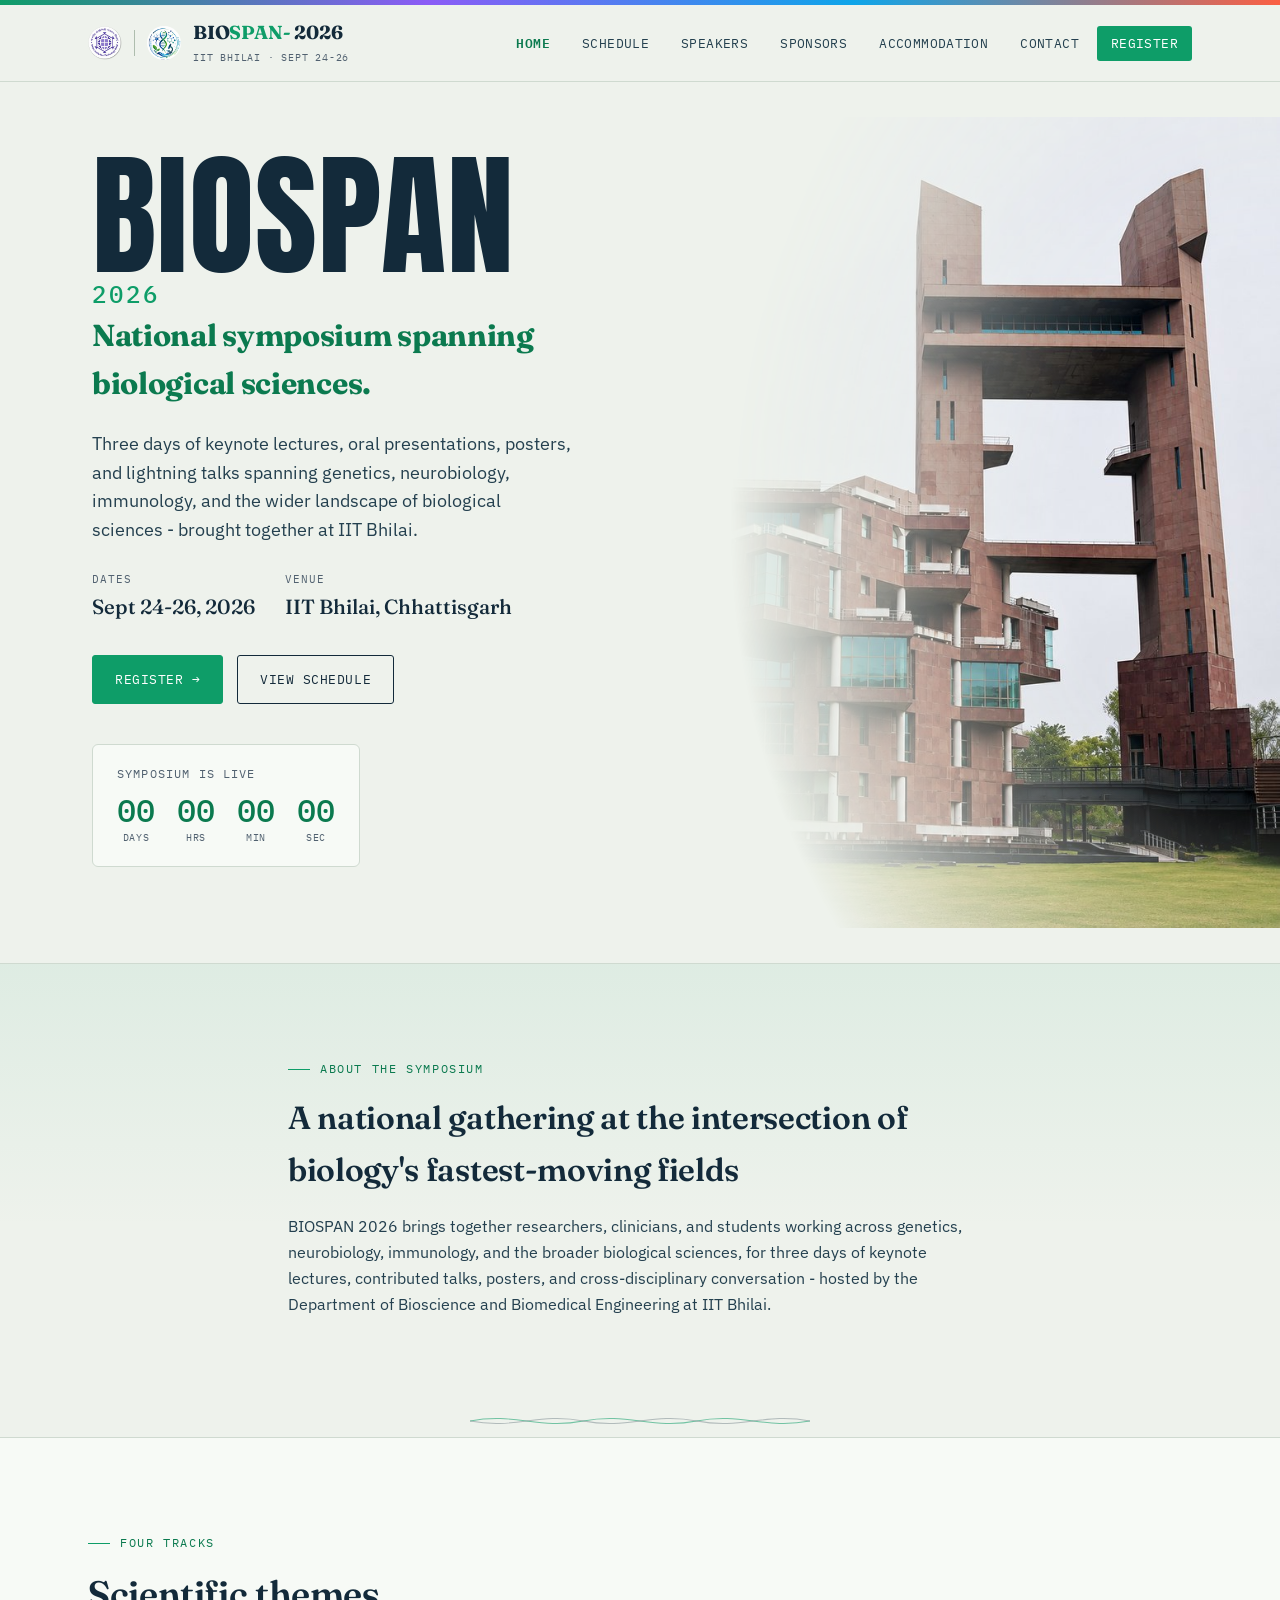
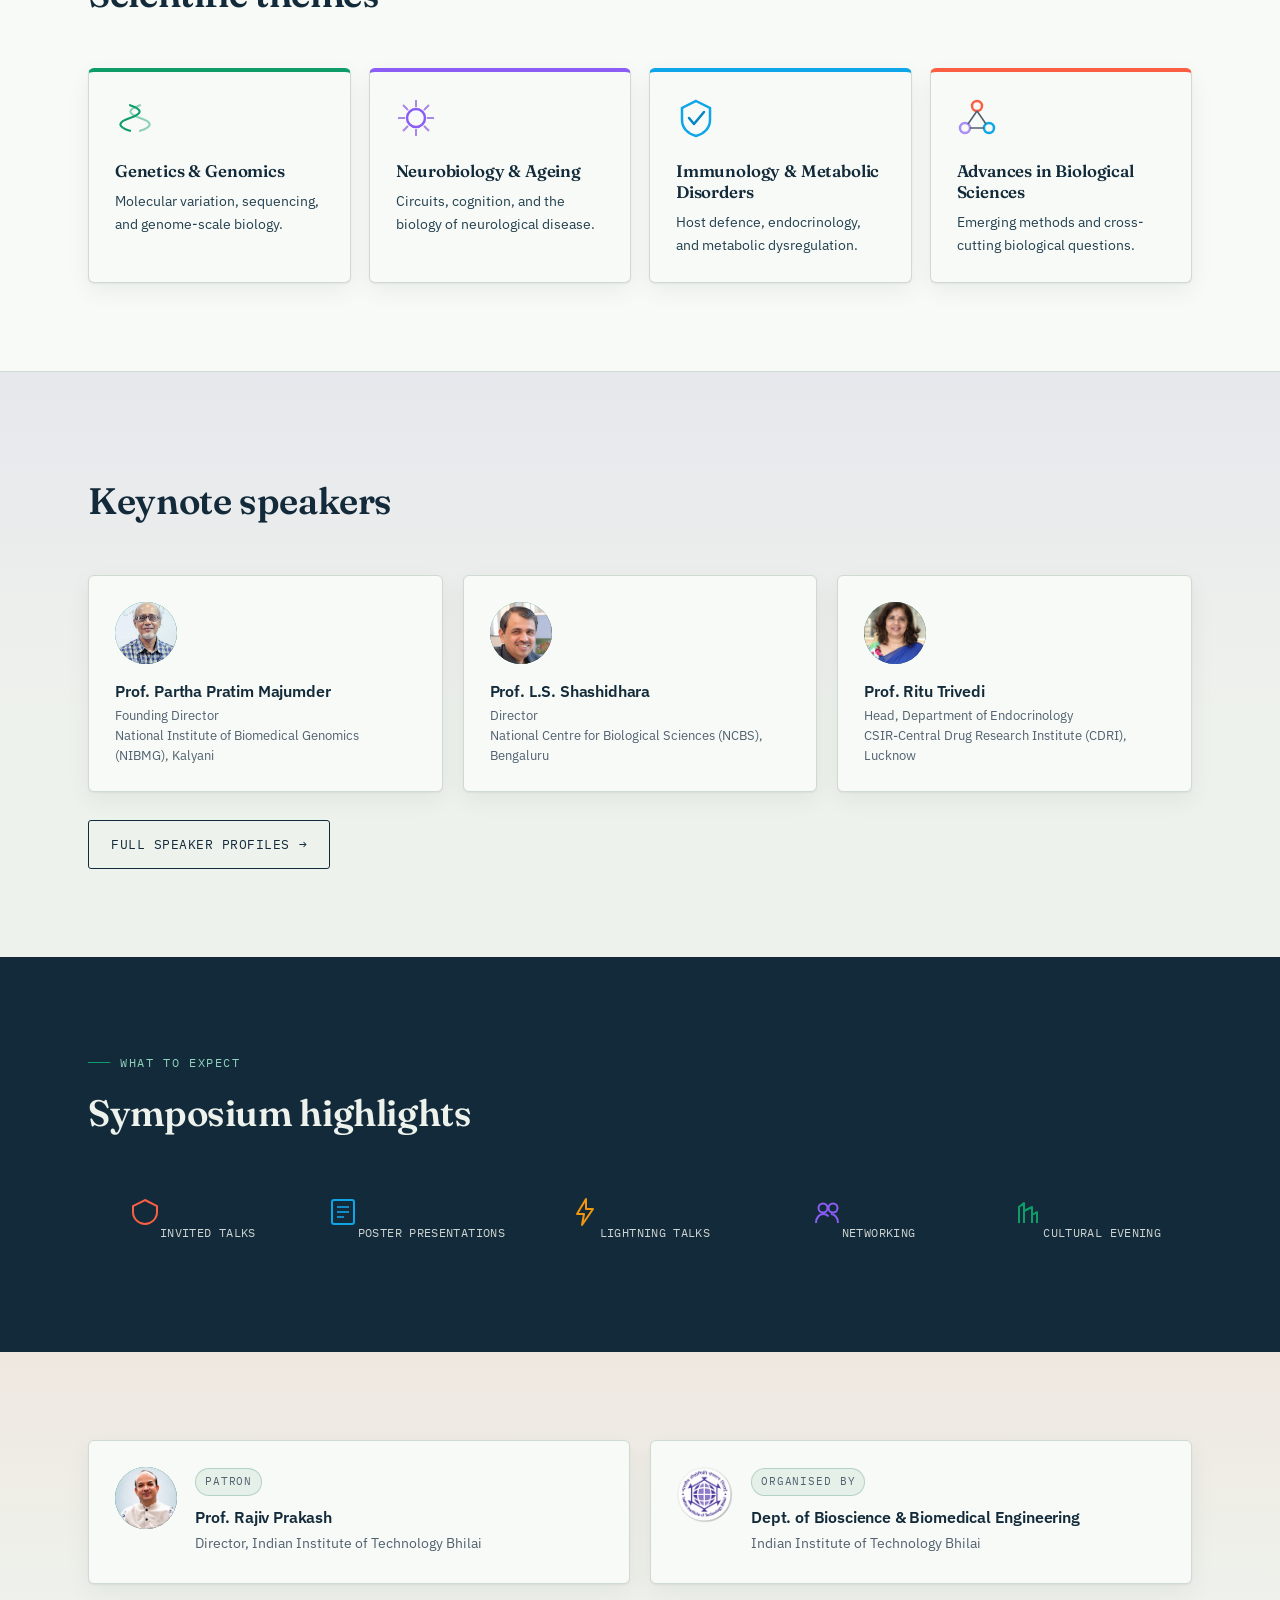
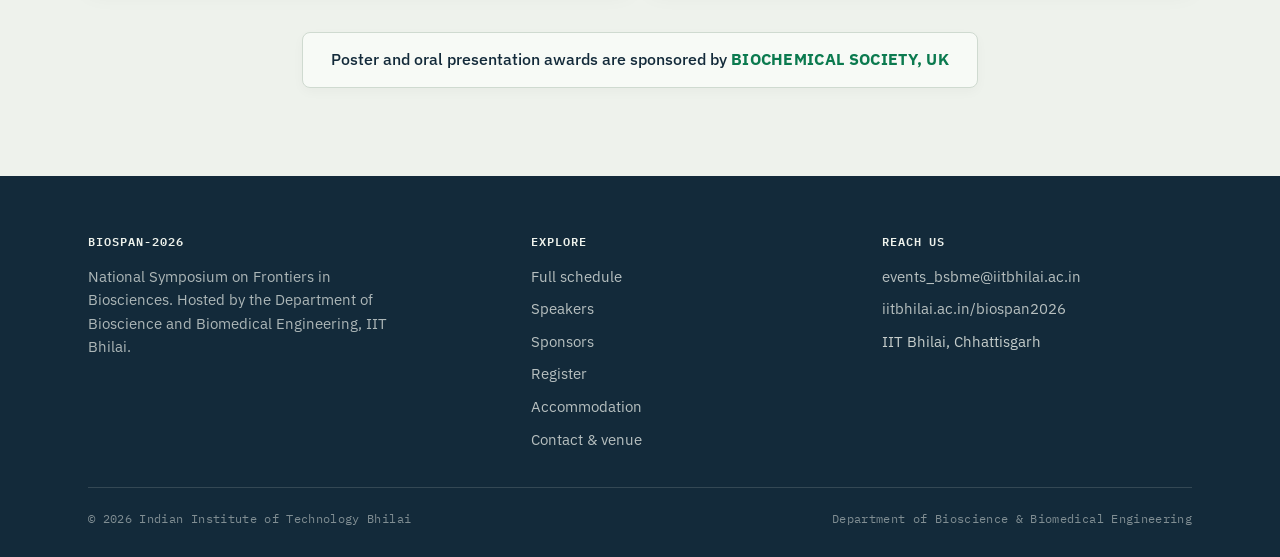
<file: index.html>
<!DOCTYPE html>
<html lang="en">
<head>
<meta charset="UTF-8">
<meta name="viewport" content="width=device-width, initial-scale=1.0">
<title>BIOSPAN-2026 - National Symposium on Frontiers in Biosciences | IIT Bhilai</title>
<meta name="description" content="BIOSPAN-2026: National Symposium on Frontiers in Biosciences, hosted by IIT Bhilai, September 24-26, 2026. Genetics & Genomics, Neurobiology, Immunology & Metabolic Disorders, Advances in Biological Sciences.">
<link rel="preconnect" href="https://fonts.googleapis.com">
<link rel="preconnect" href="https://fonts.gstatic.com" crossorigin>
<link href="https://fonts.googleapis.com/css2?family=Fraunces:opsz,wght@9..144,300..900&family=IBM+Plex+Sans:wght@400;500;600;700&family=IBM+Plex+Mono:wght@400;500&family=Anton&display=swap" rel="stylesheet">
<link rel="stylesheet" href="style.css">
<style>
  .hero {
    position: relative;
    overflow: hidden;
    padding: 76px 0 96px;
    border-bottom: 1px solid var(--line);
  }
  .hero-photo-layer {
    position: absolute;
    top: 0; right: 0; bottom: 0;
    width: 58%;
    background-image: url('images/hero-building.jpg');
    background-size: contain;
    background-position: right center;
    background-repeat: no-repeat;
    -webkit-mask-image: radial-gradient(ellipse 78% 82% at 100% 50%, black 38%, transparent 95%);
    mask-image: radial-gradient(ellipse 78% 82% at 100% 50%, black 38%, transparent 95%);
    z-index: 0;
  }
  .hero-grid { display: grid; grid-template-columns: 1fr; max-width: 560px; align-items: center; position: relative; z-index: 1; margin-left: clamp(20px, 5vw, 70px); margin-right: auto; }
  .hero-title { line-height: 0.86; margin: 0 0 4px; }
  .hero-title .hero-main {
    display: block;
    font-family: "Anton", var(--font-display);
    font-size: clamp(4.2rem, 12vw, 8.4rem);
    font-weight: 400;
    color: var(--ink);
    letter-spacing: 0.01em;
    text-transform: uppercase;
  }
  .hero-title .hero-year {
    display: block;
    font-family: var(--font-mono);
    font-size: clamp(1.1rem, 2.2vw, 1.5rem);
    font-weight: 500;
    letter-spacing: 0.12em;
    color: var(--helix);
    margin-top: 10px;
  }
  .hero-subtitle {
    font-family: var(--font-display);
    font-weight: 700;
    font-size: clamp(1.3rem, 3vw, 1.9rem);
    color: var(--helix-dark);
    letter-spacing: -0.01em;
    margin: 6px 0 22px;
  }
  .hero .lede { font-size: 1.12rem; max-width: 480px; }
  .hero-meta {
    display: flex; flex-wrap: wrap; gap: 30px;
    margin: 26px 0 32px;
  }
  .hero-meta div { display: flex; flex-direction: column; gap: 3px; }
  .hero-meta span.label {
    font-family: var(--font-mono);
    color: var(--slate); font-size: 0.66rem; text-transform: uppercase; letter-spacing: 0.1em;
  }
  .hero-meta span.value {
    font-family: var(--font-display);
    font-size: 1.28rem;
    color: var(--ink);
    font-weight: 500;
  }
  .hero-ctas { display: flex; gap: 14px; flex-wrap: wrap; }

  .countdown {
    margin-top: 40px;
    border: 1px solid var(--line);
    background: var(--paper-raised);
    border-radius: 6px;
    padding: 20px 24px;
    display: inline-flex;
    flex-direction: column;
    gap: 10px;
  }
  .countdown-label { font-family: var(--font-mono); font-size: 0.72rem; text-transform: uppercase; letter-spacing: 0.1em; color: var(--slate); }
  .countdown-digits { display: flex; gap: 22px; }
  .countdown-digits .unit { display: flex; flex-direction: column; align-items: center; }
  .countdown-digits .num { font-family: var(--font-mono); font-size: 2rem; font-weight: 500; color: var(--helix-dark); line-height: 1; }
  .countdown-digits .u-label { font-family: var(--font-mono); font-size: 0.62rem; color: var(--slate); text-transform: uppercase; margin-top: 4px; letter-spacing: 0.06em; }

  @media (max-width: 880px) {
    .hero-photo-layer { width: 100%; opacity: 0.35; -webkit-mask-image: radial-gradient(ellipse 70% 60% at 50% 40%, black 30%, transparent 90%); mask-image: radial-gradient(ellipse 70% 60% at 50% 40%, black 30%, transparent 90%); }
  }

  /* themes */
  .theme-grid { display: grid; grid-template-columns: repeat(4, 1fr); gap: 18px; }
  .theme-card { text-align: left; border-top: 4px solid var(--card-color, var(--helix)); }
  .theme-icon { width: 40px; height: 40px; margin-bottom: 16px; }
  .theme-card h3 { font-size: 1.05rem; margin-bottom: 8px; line-height: 1.25; }
  .theme-card p { font-size: 0.88rem; }
  @media (max-width: 900px) { .theme-grid { grid-template-columns: 1fr 1fr; } }
  @media (max-width: 540px) { .theme-grid { grid-template-columns: 1fr; } }

  /* keynote teaser */
  .keynote-grid { display: grid; grid-template-columns: repeat(3, 1fr); gap: 20px; }
  .keynote-card { display: flex; flex-direction: column; gap: 14px; }
  .avatar-ring {
    width: 62px; height: 62px; border-radius: 50%;
    background: linear-gradient(135deg, var(--helix), var(--ink));
    display: flex; align-items: center; justify-content: center;
    color: #fff; font-family: var(--font-display); font-weight: 600; font-size: 1.3rem;
    overflow: hidden;
  }
  .avatar-ring img { width: 100%; height: 100%; object-fit: cover; object-position: center top; }
  .keynote-card h4 { font-size: 1.02rem; margin: 0 0 2px; font-family: var(--font-body); font-weight: 600; }
  .keynote-card .role { font-size: 0.82rem; color: var(--slate); line-height: 1.5; }
  @media (max-width: 880px) { .keynote-grid { grid-template-columns: 1fr; } }

  /* highlights */
  .hl-strip { display: grid; grid-template-columns: repeat(5, 1fr); gap: 14px; text-align: center; }
  .hl-item { padding: 20px 10px; }
  .hl-item .ic { width: 30px; height: 30px; margin: 0 auto 10px; }
  .hl-item span { font-family: var(--font-mono); font-size: 0.76rem; text-transform: uppercase; letter-spacing: 0.03em; color: rgba(238,242,236,0.85); }
  @media (max-width: 900px) { .hl-strip { grid-template-columns: repeat(2, 1fr); } }

  /* patron / organizer */
  .org-grid { display: grid; grid-template-columns: 1fr 1fr; gap: 20px; }
  .org-card { display: flex; gap: 18px; align-items: flex-start; }
  .org-card h4 { font-family: var(--font-body); font-weight: 600; font-size: 1.02rem; margin-bottom: 3px; }
  .org-card .role { font-size: 0.85rem; color: var(--slate); margin-bottom: 2px; }
  @media (max-width: 720px) { .org-grid { grid-template-columns: 1fr; } }
</style>
</head>
<body>

<div class="spectrum-bar" aria-hidden="true"></div>

<header class="site-header">
  <nav class="nav">
    <div class="brand-group">
      <div class="inst-logo" title="Indian Institute of Technology Bhilai">
        <img src="images/logo-iit-bhilai.png" alt="IIT Bhilai logo" width="34" height="34">
      </div>
      <span class="brand-divider"></span>
      <a href="index.html" class="brand">
        <img src="images/biospan-logo-icon.png" alt="BIOSPAN 2026 logo" class="brand-mark">
        <span>
          <span class="brand-word">BIO<span>SPAN-</span> 2026</span>
          <span class="brand-sub">IIT Bhilai · Sept 24-26</span>
        </span>
      </a>
    </div>
    <button class="nav-toggle" aria-label="Toggle navigation" aria-expanded="false">
      <span></span><span></span><span></span>
    </button>
    <ul class="nav-links">
      <li><a href="index.html" class="active">Home</a></li>
      <li><a href="schedule.html">Schedule</a></li>
      <li><a href="speakers.html">Speakers</a></li>
      <li><a href="sponsors.html">Sponsors</a></li>
      <li><a href="accommodation.html">Accommodation</a></li>
      <li><a href="contact.html">Contact</a></li>
      <li><a href="register.html" class="cta">Register</a></li>
    </ul>
  </nav>
</header>

<section class="hero">
  <div class="hero-photo-layer" aria-hidden="true"></div>
  <div class="wrap hero-grid">
    <div>
      <h1 class="hero-title"><span class="hero-main">BIOSPAN</span><span class="hero-year">2026</span></h1>
      <p class="hero-subtitle">National symposium spanning biological sciences.</p>
      <p class="lede">Three days of keynote lectures, oral presentations, posters, and lightning talks spanning genetics, neurobiology, immunology, and the wider landscape of biological sciences - brought together at IIT Bhilai.</p>

      <div class="hero-meta">
        <div><span class="label">Dates</span><span class="value">Sept 24-26, 2026</span></div>
        <div><span class="label">Venue</span><span class="value">IIT Bhilai, Chhattisgarh</span></div>
      </div>

      <div class="hero-ctas">
        <a href="register.html" class="btn btn-primary">Register →</a>
        <a href="schedule.html" class="btn btn-ghost">View schedule</a>
      </div>

      <div class="countdown" id="countdown">
        <span class="countdown-label">Countdown to inauguration</span>
        <div class="countdown-digits">
          <div class="unit"><span class="num" id="cd-days">00</span><span class="u-label">Days</span></div>
          <div class="unit"><span class="num" id="cd-hours">00</span><span class="u-label">Hrs</span></div>
          <div class="unit"><span class="num" id="cd-mins">00</span><span class="u-label">Min</span></div>
          <div class="unit"><span class="num" id="cd-secs">00</span><span class="u-label">Sec</span></div>
        </div>
      </div>
    </div>
  </div>
</section>

<section class="section wash-green">
  <div class="wrap" style="max-width: 760px;">
    <span class="eyebrow">About the symposium</span>
    <h2 style="font-size: clamp(1.5rem, 3vw, 2rem); margin-top: 14px;">A national gathering at the intersection of biology's fastest-moving fields</h2>
    <p style="margin-top: 18px; font-size: 1.02rem;">BIOSPAN 2026 brings together researchers, clinicians, and students working across genetics, neurobiology, immunology, and the broader biological sciences, for three days of keynote lectures, contributed talks, posters, and cross-disciplinary conversation - hosted by the Department of Bioscience and Biomedical Engineering at IIT Bhilai.</p>
  </div>
</section>

<div class="helix-rule">
  <svg viewBox="0 -6 300 32" preserveAspectRatio="none" aria-hidden="true">
    <path d="M0,10 C40,-4 60,24 100,10 C140,-4 160,24 200,10 C240,-4 260,24 300,10" stroke="#0e9d68" stroke-width="1.4" fill="none"/>
    <path d="M0,10 C40,24 60,-4 100,10 C140,24 160,-4 200,10 C240,24 260,-4 300,10" stroke="#132a3a" stroke-width="1.4" fill="none" opacity="0.5"/>
  </svg>
</div>

<section class="section section-alt">
  <div class="wrap">
    <div class="section-head">
      <span class="eyebrow">Four tracks</span>
      <h2>Scientific themes</h2>
    </div>
    <div class="theme-grid">
      <div class="card theme-card" style="--card-color: #0e9d68;">
        <svg class="theme-icon" viewBox="-8 -2 56 44" aria-hidden="true"><path d="M10,4 C28,10 28,16 10,22 C-8,28 -8,34 10,40" stroke="#0e9d68" stroke-width="3" fill="none" stroke-linecap="round" transform="translate(3,-2)"/><path d="M30,4 C12,10 12,16 30,22 C48,28 48,34 30,40" stroke="#0e9d68" stroke-width="3" fill="none" stroke-linecap="round" opacity="0.45" transform="translate(-3,-2)"/></svg>
        <h3>Genetics &amp; Genomics</h3>
        <p>Molecular variation, sequencing, and genome-scale biology.</p>
      </div>
      <div class="card theme-card" style="--card-color: #8b5cf6;">
        <svg class="theme-icon" viewBox="0 0 40 40" aria-hidden="true"><circle cx="20" cy="20" r="9" fill="none" stroke="#8b5cf6" stroke-width="2.5"/><path d="M20,2 L20,9 M20,31 L20,38 M2,20 L9,20 M31,20 L38,20 M7,7 L12,12 M28,28 L33,33 M33,7 L28,12 M12,28 L7,33" stroke="#6d28d9" stroke-width="2" opacity="0.55"/></svg>
        <h3>Neurobiology &amp; Ageing</h3>
        <p>Circuits, cognition, and the biology of neurological disease.</p>
      </div>
      <div class="card theme-card" style="--card-color: #0ea5e9;">
        <svg class="theme-icon" viewBox="0 0 40 40" aria-hidden="true"><path d="M20,3 L34,10 L34,22 C34,30 28,36 20,38 C12,36 6,30 6,22 L6,10 Z" fill="none" stroke="#0ea5e9" stroke-width="2.5"/><path d="M13,20 L18,26 L28,14" fill="none" stroke="#0284c7" stroke-width="2.5" stroke-linecap="round" stroke-linejoin="round"/></svg>
        <h3>Immunology &amp; Metabolic Disorders</h3>
        <p>Host defence, endocrinology, and metabolic dysregulation.</p>
      </div>
      <div class="card theme-card" style="--card-color: #fb5f43;">
        <svg class="theme-icon" viewBox="0 0 40 40" aria-hidden="true"><circle cx="20" cy="8" r="5" fill="none" stroke="#fb5f43" stroke-width="2.5"/><circle cx="8" cy="30" r="5" fill="none" stroke="#8b5cf6" stroke-width="2.5" opacity="0.7"/><circle cx="32" cy="30" r="5" fill="none" stroke="#0ea5e9" stroke-width="2.5"/><path d="M20,13 L11,26 M20,13 L29,26 M13,30 L27,30" stroke="#516170" stroke-width="1.6"/></svg>
        <h3>Advances in Biological Sciences</h3>
        <p>Emerging methods and cross-cutting biological questions.</p>
      </div>
    </div>
  </div>
</section>

<section class="section wash-violet">
  <div class="wrap">
    <div class="section-head">
      <h2>Keynote speakers</h2>
    </div>
    <div class="keynote-grid">
      <div class="card keynote-card">
        <div class="avatar-ring"><img src="images/speaker-majumder.jpg" alt="Prof. Partha Pratim Majumder"></div>
        <div><h4>Prof. Partha Pratim Majumder</h4><div class="role">Founding Director<br>National Institute of Biomedical Genomics (NIBMG), Kalyani</div></div>
      </div>
      <div class="card keynote-card">
        <div class="avatar-ring"><img src="images/speaker-shashidhara.jpg" alt="Prof. L.S. Shashidhara"></div>
        <div><h4>Prof. L.S. Shashidhara</h4><div class="role">Director<br>National Centre for Biological Sciences (NCBS), Bengaluru</div></div>
      </div>
      <div class="card keynote-card">
        <div class="avatar-ring"><img src="images/speaker-trivedi.jpg" alt="Prof. Ritu Trivedi"></div>
        <div><h4>Prof. Ritu Trivedi</h4><div class="role">Head, Department of Endocrinology<br>CSIR-Central Drug Research Institute (CDRI), Lucknow</div></div>
      </div>
    </div>
    <div style="margin-top: 28px;"><a href="speakers.html" class="btn btn-ghost">Full speaker profiles →</a></div>
  </div>
</section>

<section class="section section-ink">
  <div class="wrap">
    <div class="section-head" style="margin-bottom: 34px;">
      <span class="eyebrow" style="color:#8fd4bd;">What to expect</span>
      <h2>Symposium highlights</h2>
    </div>
    <div class="hl-strip">
      <div class="hl-item"><svg class="ic" viewBox="0 0 30 30"><path d="M15,3 L27,9 L27,15 C27,22 21,27 15,27 C9,27 3,22 3,15 L3,9 Z" fill="none" stroke="#fb5f43" stroke-width="2"/></svg><span>Invited talks</span></div>
      <div class="hl-item"><svg class="ic" viewBox="0 0 30 30"><rect x="4" y="3" width="22" height="24" rx="2" fill="none" stroke="#0ea5e9" stroke-width="2"/><line x1="9" y1="10" x2="21" y2="10" stroke="#0ea5e9" stroke-width="1.6"/><line x1="9" y1="15" x2="21" y2="15" stroke="#0ea5e9" stroke-width="1.6"/><line x1="9" y1="20" x2="16" y2="20" stroke="#0ea5e9" stroke-width="1.6"/></svg><span>Poster presentations</span></div>
      <div class="hl-item"><svg class="ic" viewBox="0 0 30 30"><path d="M16,2 L7,17 L14,17 L12,28 L23,12 L16,12 Z" fill="none" stroke="#f2960f" stroke-width="2" stroke-linejoin="round"/></svg><span>Lightning talks</span></div>
      <div class="hl-item"><svg class="ic" viewBox="0 0 30 30"><circle cx="11" cy="11" r="4.5" fill="none" stroke="#8b5cf6" stroke-width="2"/><circle cx="21" cy="11" r="4.5" fill="none" stroke="#8b5cf6" stroke-width="2"/><path d="M4,26 C4,20 8,17 11,17 C14,17 15.5,18 16.5,19.5 M26,26 C26,20 22,17 19,17" fill="none" stroke="#8b5cf6" stroke-width="2"/></svg><span>Networking</span></div>
      <div class="hl-item"><svg class="ic" viewBox="0 0 30 30"><path d="M6,26 L6,10 L11,6 L11,26 M11,14 L19,10 L19,26 M19,18 L24,15 L24,26" fill="none" stroke="#0e9d68" stroke-width="2" stroke-linejoin="round"/></svg><span>Cultural evening</span></div>
    </div>
  </div>
</section>

<section class="section wash-coral">
  <div class="wrap">
    <div class="org-grid">
      <div class="card org-card">
        <div class="avatar-ring"><img src="images/director-rajiv-prakash.jpg" alt="Prof. Rajiv Prakash"></div>
        <div>
          <span class="tag" style="margin-bottom:8px;">Patron</span>
          <h4>Prof. Rajiv Prakash</h4>
          <div class="role">Director, Indian Institute of Technology Bhilai</div>
        </div>
      </div>
      <div class="card org-card">
        <img src="images/logo-iit-bhilai.png" alt="IIT Bhilai logo" width="56" height="56" style="flex-shrink:0;">
        <div>
          <span class="tag" style="margin-bottom:8px;">Organised by</span>
          <h4>Dept. of Bioscience &amp; Biomedical Engineering</h4>
          <div class="role">Indian Institute of Technology Bhilai</div>
        </div>
      </div>
    </div>

    <!-- Award Sponsorship Notice without Trophy Icon and with increased top margin (48px) -->
    <div style="margin-top: 48px; text-align: center;">
      <div style="display: inline-flex; align-items: center; justify-content: center; background: var(--paper-raised); padding: 16px 28px; border-radius: 8px; border: 1px solid var(--line); box-shadow: 0 4px 12px rgba(0,0,0,0.03);">
        <p style="margin: 0; font-size: 0.98rem; color: var(--ink); font-weight: 500; line-height: 1.4;">
          Poster and oral presentation awards are sponsored by 
          <strong style="color: var(--helix-dark); letter-spacing: 0.02em;">BIOCHEMICAL SOCIETY, UK</strong>
        </p>
      </div>
    </div>
  </div>
</section>

<footer class="site-footer">
  <div class="wrap">
    <div class="footer-grid">
      <div>
        <h4>Biospan-2026</h4>
        <p style="color: rgba(238,242,236,0.7); font-size: 0.92rem; max-width: 320px;">National Symposium on Frontiers in Biosciences. Hosted by the Department of Bioscience and Biomedical Engineering, IIT Bhilai.</p>
      </div>
      <div>
        <h4>Explore</h4>
        <ul class="footer-links">
          <li><a href="schedule.html">Full schedule</a></li>
          <li><a href="speakers.html">Speakers</a></li>
          <li><a href="sponsors.html">Sponsors</a></li>
          <li><a href="register.html">Register</a></li>
          <li><a href="accommodation.html">Accommodation</a></li>
          <li><a href="contact.html">Contact &amp; venue</a></li>
        </ul>
      </div>
      <div>
        <h4>Reach us</h4>
        <ul class="footer-links">
          <li><a href="mailto:events_bsbme@iitbhilai.ac.in">events_bsbme@iitbhilai.ac.in</a></li>
          <li><a href="https://www.iitbhilai.ac.in/biospan2026" target="_blank" rel="noopener">iitbhilai.ac.in/biospan2026</a></li>
          <li>IIT Bhilai, Chhattisgarh</li>
        </ul>
      </div>
    </div>
    <div class="footer-bottom">
      <span>© 2026 Indian Institute of Technology Bhilai</span>
      <span>Department of Bioscience &amp; Biomedical Engineering</span>
    </div>
  </div>
</footer>

<script src="script.js"></script>
</body>
</html>
</file>
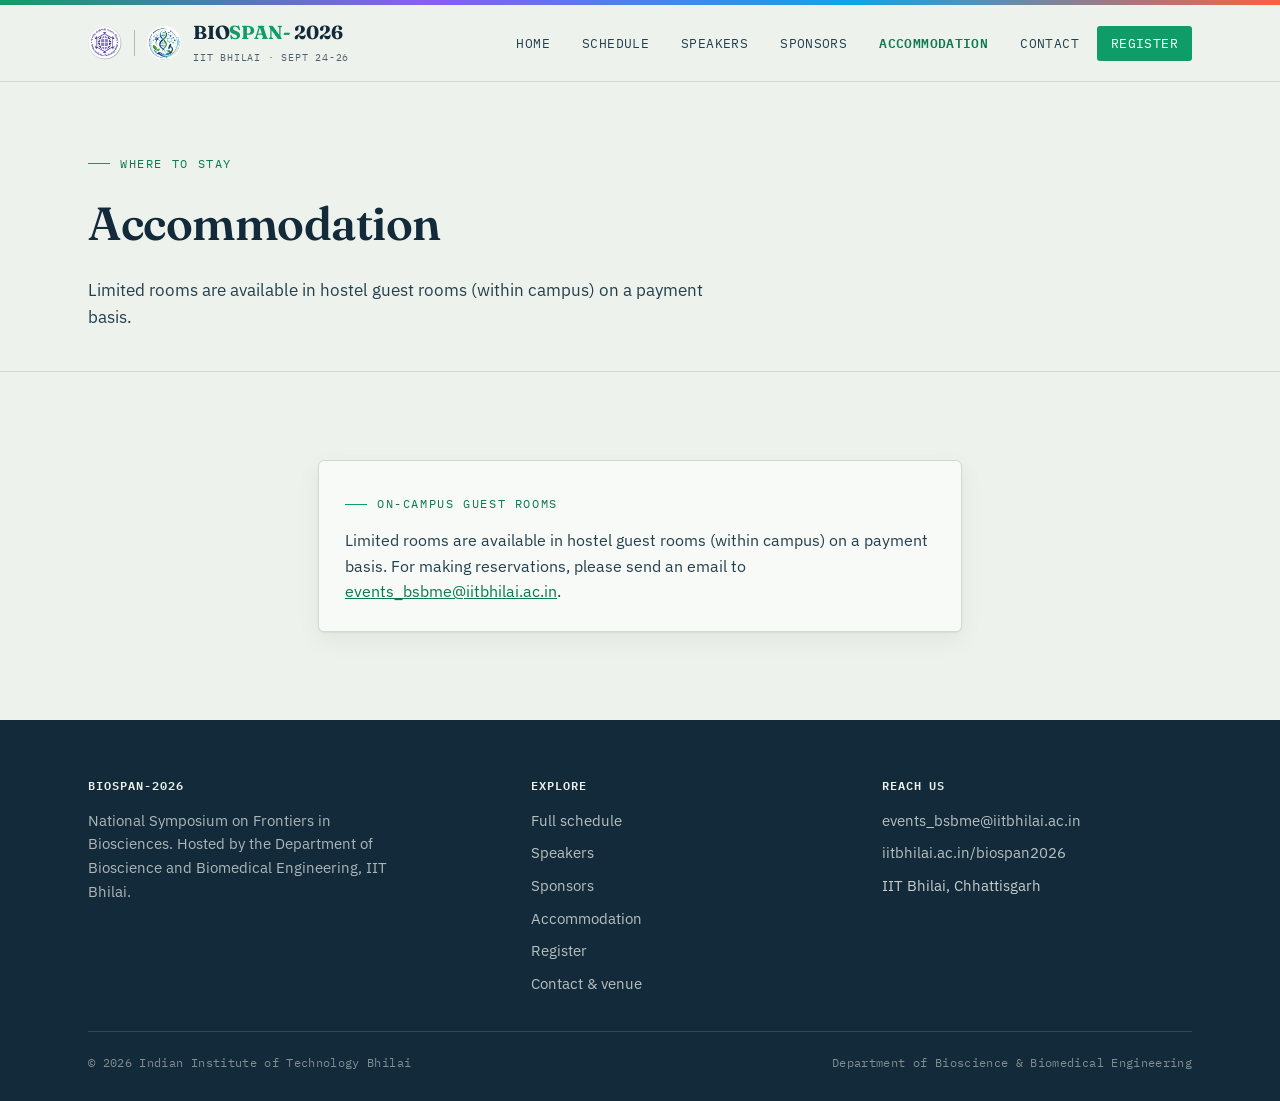
<file: accommodation.html>
<!DOCTYPE html>
<html lang="en">
<head>
<meta charset="UTF-8">
<meta name="viewport" content="width=device-width, initial-scale=1.0">
<title>Accommodation - BIOSPAN 2026</title>
<meta name="description" content="Accommodation suggestions for BIOSPAN 2026 guests near IIT Bhilai, Chhattisgarh.">
<link rel="preconnect" href="https://fonts.googleapis.com">
<link rel="preconnect" href="https://fonts.gstatic.com" crossorigin>
<link href="https://fonts.googleapis.com/css2?family=Fraunces:opsz,wght@9..144,300..900&family=IBM+Plex+Sans:wght@400;500;600;700&family=IBM+Plex+Mono:wght@400;500&family=Anton&display=swap" rel="stylesheet">
<link rel="stylesheet" href="style.css">
</head>
<body>

<div class="spectrum-bar" aria-hidden="true"></div>

<header class="site-header">
  <nav class="nav">
    <div class="brand-group">
      <div class="inst-logo" title="Indian Institute of Technology Bhilai">
        <img src="images/logo-iit-bhilai.png" alt="IIT Bhilai logo" width="34" height="34">
      </div>
      <span class="brand-divider"></span>
      <a href="index.html" class="brand">
        <img src="images/biospan-logo-icon.png" alt="BIOSPAN 2026 logo" class="brand-mark">
        <span>
          <span class="brand-word">BIO<span>SPAN-</span> 2026</span>
          <span class="brand-sub">IIT Bhilai · Sept 24-26</span>
        </span>
      </a>
    </div>
    <button class="nav-toggle" aria-label="Toggle navigation" aria-expanded="false">
      <span></span><span></span><span></span>
    </button>
    <ul class="nav-links">
      <li><a href="index.html">Home</a></li>
      <li><a href="schedule.html">Schedule</a></li>
      <li><a href="speakers.html">Speakers</a></li>
      <li><a href="sponsors.html">Sponsors</a></li>
      <li><a href="accommodation.html" class="active">Accommodation</a></li>
      <li><a href="contact.html">Contact</a></li>
      <li><a href="register.html" class="cta">Register</a></li>
    </ul>
  </nav>
</header>

<section class="page-banner">
  <div class="wrap">
    <span class="eyebrow">Where to stay</span>
    <h1>Accommodation</h1>
    <p class="lede">Limited rooms are available in hostel guest rooms (within campus) on a payment basis.</p>
  </div>
</section>

<section class="section">
  <div class="wrap" style="max-width: 700px;">
    <div class="card">
      <span class="eyebrow">On-campus guest rooms</span>
      <p style="margin-top: 14px;">Limited rooms are available in hostel guest rooms (within campus) on a payment basis. For making reservations, please send an email to <a href="mailto:events_bsbme@iitbhilai.ac.in" style="color: var(--helix-dark);">events_bsbme@iitbhilai.ac.in</a>.</p>
    </div>
  </div>
</section>

<footer class="site-footer">
  <div class="wrap">
    <div class="footer-grid">
      <div>
        <h4>Biospan-2026</h4>
        <p style="color: rgba(238,242,236,0.7); font-size: 0.92rem; max-width: 320px;">National Symposium on Frontiers in Biosciences. Hosted by the Department of Bioscience and Biomedical Engineering, IIT Bhilai.</p>
      </div>
      <div>
        <h4>Explore</h4>
        <ul class="footer-links">
          <li><a href="schedule.html">Full schedule</a></li>
          <li><a href="speakers.html">Speakers</a></li>
          <li><a href="sponsors.html">Sponsors</a></li>
          <li><a href="accommodation.html">Accommodation</a></li>
          <li><a href="register.html">Register</a></li>
          <li><a href="contact.html">Contact &amp; venue</a></li>
        </ul>
      </div>
      <div>
        <h4>Reach us</h4>
        <ul class="footer-links">
          <li><a href="mailto:events_bsbme@iitbhilai.ac.in">events_bsbme@iitbhilai.ac.in</a></li>
          <li><a href="https://www.iitbhilai.ac.in/biospan2026" target="_blank" rel="noopener">iitbhilai.ac.in/biospan2026</a></li>
          <li>IIT Bhilai, Chhattisgarh</li>
        </ul>
      </div>
    </div>
    <div class="footer-bottom">
      <span>© 2026 Indian Institute of Technology Bhilai</span>
      <span>Department of Bioscience &amp; Biomedical Engineering</span>
    </div>
  </div>
</footer>

<script src="script.js"></script>
</body>
</html>
</file>
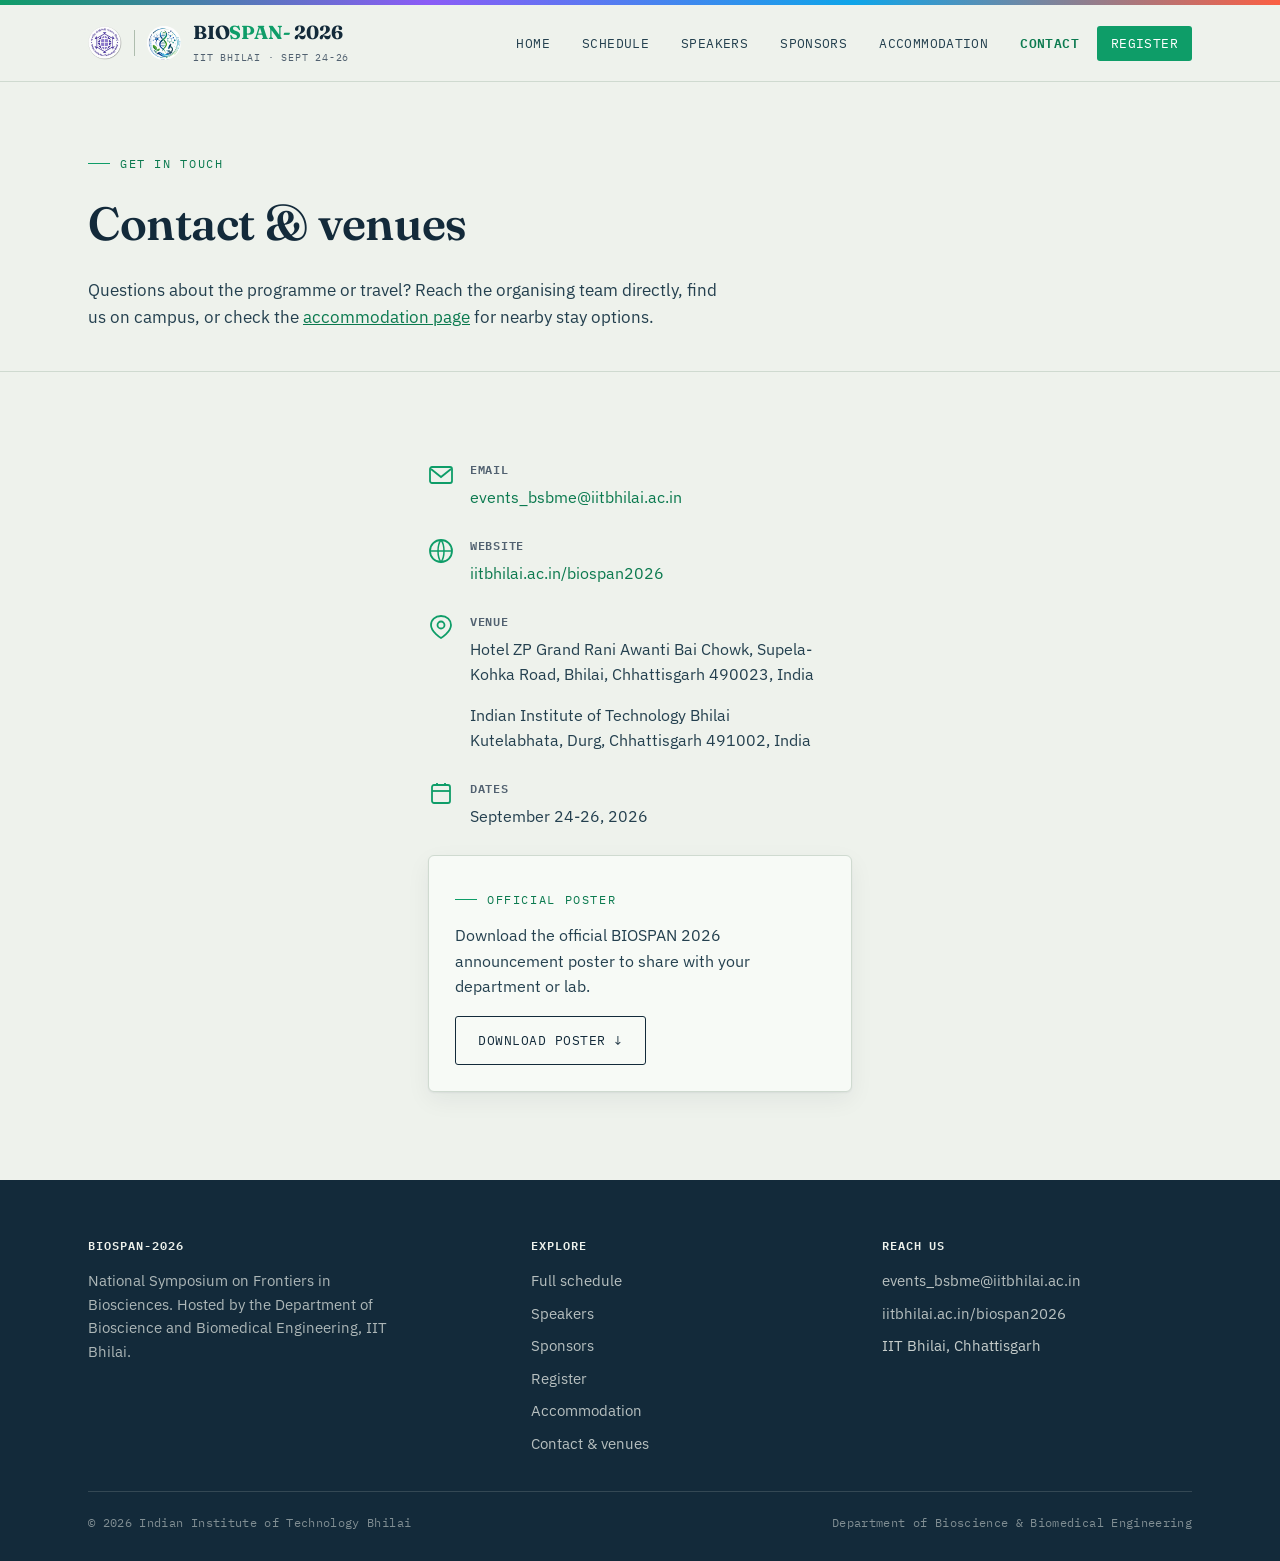
<file: contact.html>
<!DOCTYPE html>
<html lang="en">
<head>
<meta charset="UTF-8">
<meta name="viewport" content="width=device-width, initial-scale=1.0">
<title>Contact - BIOSPAN -2026</title>
<meta name="description" content="Contact and venues details for BIOSPAN -2026 at IIT Bhilai, Chhattisgarh.">
<link rel="preconnect" href="https://fonts.googleapis.com">
<link rel="preconnect" href="https://fonts.gstatic.com" crossorigin>
<link href="https://fonts.googleapis.com/css2?family=Fraunces:opsz,wght@9..144,300..900&family=IBM+Plex+Sans:wght@400;500;600;700&family=IBM+Plex+Mono:wght@400;500&display=swap" rel="stylesheet">
<link rel="stylesheet" href="style.css">
<style>
  .contact-layout { max-width: 480px; }

  .contact-item { display: flex; gap: 16px; align-items: flex-start; }
  .contact-item .ic { width: 26px; height: 26px; flex-shrink: 0; margin-top: 2px; }
  .contact-item h4 { font-family: var(--font-mono); font-size: 0.74rem; text-transform: uppercase; letter-spacing: 0.06em; color: var(--slate); margin-bottom: 6px; }
  .contact-item p { font-size: 0.98rem; }
  .contact-item a { color: var(--helix-dark); text-decoration: none; }
  .contact-item a:hover { text-decoration: underline; }

  .download-row { display: flex; align-items: center; gap: 16px; flex-wrap: wrap; }
</style>
</head>
<body>

<div class="spectrum-bar" aria-hidden="true"></div>

<header class="site-header">
  <nav class="nav">
    <div class="brand-group">
      <div class="inst-logo" title="Indian Institute of Technology Bhilai">
        <img src="images/logo-iit-bhilai.png" alt="IIT Bhilai logo" width="34" height="34">
      </div>
      <span class="brand-divider"></span>
      <a href="index.html" class="brand">
        <img src="images/biospan-logo-icon.png" alt="BIOSPAN 2026 logo" class="brand-mark">
        <span>
          <span class="brand-word">BIO<span>SPAN-</span> 2026</span>
          <span class="brand-sub">IIT Bhilai · Sept 24-26</span>
        </span>
      </a>
    </div>
    <button class="nav-toggle" aria-label="Toggle navigation" aria-expanded="false">
      <span></span><span></span><span></span>
    </button>
    <ul class="nav-links">
      <li><a href="index.html">Home</a></li>
      <li><a href="schedule.html">Schedule</a></li>
      <li><a href="speakers.html">Speakers</a></li>
      <li><a href="sponsors.html">Sponsors</a></li>
      <li><a href="accommodation.html">Accommodation</a></li>
      <li><a href="contact.html" class="active">Contact</a></li>
      <li><a href="register.html" class="cta">Register</a></li>
    </ul>
  </nav>
</header>

<section class="page-banner">
  <div class="wrap">
    <span class="eyebrow">Get in touch</span>
    <h1>Contact &amp; venues</h1>
    <p class="lede">Questions about the programme or travel? Reach the organising team directly, find us on campus, or check the <a href="accommodation.html" style="color: var(--helix-dark); text-decoration: underline;">accommodation page</a> for nearby stay options.</p>
  </div>
</section>

<section class="section">
  <div class="wrap contact-layout">
    <div style="display: flex; flex-direction: column; gap: 26px;">
      <div class="contact-item">
        <svg class="ic" viewBox="0 0 26 26"><rect x="2" y="5" width="22" height="16" rx="2" fill="none" stroke="#0e9d68" stroke-width="1.8"/><path d="M3,7 L13,15 L23,7" fill="none" stroke="#0e9d68" stroke-width="1.8"/></svg>
        <div>
          <h4>Email</h4>
          <p><a href="mailto:events_bsbme@iitbhilai.ac.in">events_bsbme@iitbhilai.ac.in</a></p>
        </div>
      </div>
      <div class="contact-item">
        <svg class="ic" viewBox="0 0 26 26"><circle cx="13" cy="13" r="11" fill="none" stroke="#0e9d68" stroke-width="1.8"/><path d="M2,13 L24,13 M13,2 C17,7 17,19 13,24 C9,19 9,7 13,2" fill="none" stroke="#0e9d68" stroke-width="1.5"/></svg>
        <div>
          <h4>Website</h4>
          <p><a href="https://www.iitbhilai.ac.in/biospan2026" target="_blank" rel="noopener">iitbhilai.ac.in/biospan2026</a></p>
        </div>
      </div>
      <div class="contact-item">
        <svg class="ic" viewBox="0 0 26 26"><path d="M13,2 C7,2 3,6 3,11 C3,18 13,24 13,24 C13,24 23,18 23,11 C23,6 19,2 13,2 Z" fill="none" stroke="#0e9d68" stroke-width="1.8"/><circle cx="13" cy="11" r="3.5" fill="none" stroke="#0e9d68" stroke-width="1.8"/></svg>
        <div>
          <h4>Venue</h4>
              <p>Hotel ZP Grand Rani Awanti Bai Chowk, Supela-Kohka Road, Bhilai, Chhattisgarh 490023, India</p>
              <p>Indian Institute of Technology Bhilai<br>Kutelabhata, Durg, Chhattisgarh 491002, India</p>
        </div>
      </div>
      <div class="contact-item">
        <svg class="ic" viewBox="0 0 26 26"><rect x="4" y="4" width="18" height="18" rx="2" fill="none" stroke="#0e9d68" stroke-width="1.8"/><path d="M4,10 L22,10" stroke="#0e9d68" stroke-width="1.8"/><path d="M9,4 L9,2 M17,4 L17,2" stroke="#0e9d68" stroke-width="1.8"/></svg>
        <div>
          <h4>Dates</h4>
          <p>September 24-26, 2026</p>
        </div>
      </div>

      <div class="card">
        <span class="eyebrow">Official poster</span>
        <div class="download-row" style="margin-top: 14px;">
          <p style="margin: 0;">Download the official BIOSPAN 2026 announcement poster to share with your department or lab.</p>
          <a href="images/biospan2026-poster.png" class="btn btn-ghost" download>Download poster ↓</a>
        </div>
      </div>
    </div>
  </div>
</section>

<footer class="site-footer">
  <div class="wrap">
    <div class="footer-grid">
      <div>
        <h4>Biospan-2026</h4>
        <p style="color: rgba(238,242,236,0.7); font-size: 0.92rem; max-width: 320px;">National Symposium on Frontiers in Biosciences. Hosted by the Department of Bioscience and Biomedical Engineering, IIT Bhilai.</p>
      </div>
      <div>
        <h4>Explore</h4>
        <ul class="footer-links">
          <li><a href="schedule.html">Full schedule</a></li>
          <li><a href="speakers.html">Speakers</a></li>
          <li><a href="sponsors.html">Sponsors</a></li>
          <li><a href="register.html">Register</a></li>
          <li><a href="accommodation.html">Accommodation</a></li>
          <li><a href="contact.html">Contact &amp; venues</a></li>
        </ul>
      </div>
      <div>
        <h4>Reach us</h4>
        <ul class="footer-links">
          <li><a href="mailto:events_bsbme@iitbhilai.ac.in">events_bsbme@iitbhilai.ac.in</a></li>
          <li><a href="https://www.iitbhilai.ac.in/biospan2026" target="_blank" rel="noopener">iitbhilai.ac.in/biospan2026</a></li>
          <li>IIT Bhilai, Chhattisgarh</li>
        </ul>
      </div>
    </div>
    <div class="footer-bottom">
      <span>© 2026 Indian Institute of Technology Bhilai</span>
      <span>Department of Bioscience &amp; Biomedical Engineering</span>
    </div>
  </div>
</footer>

<script src="script.js"></script>
</body>
</html>
</file>
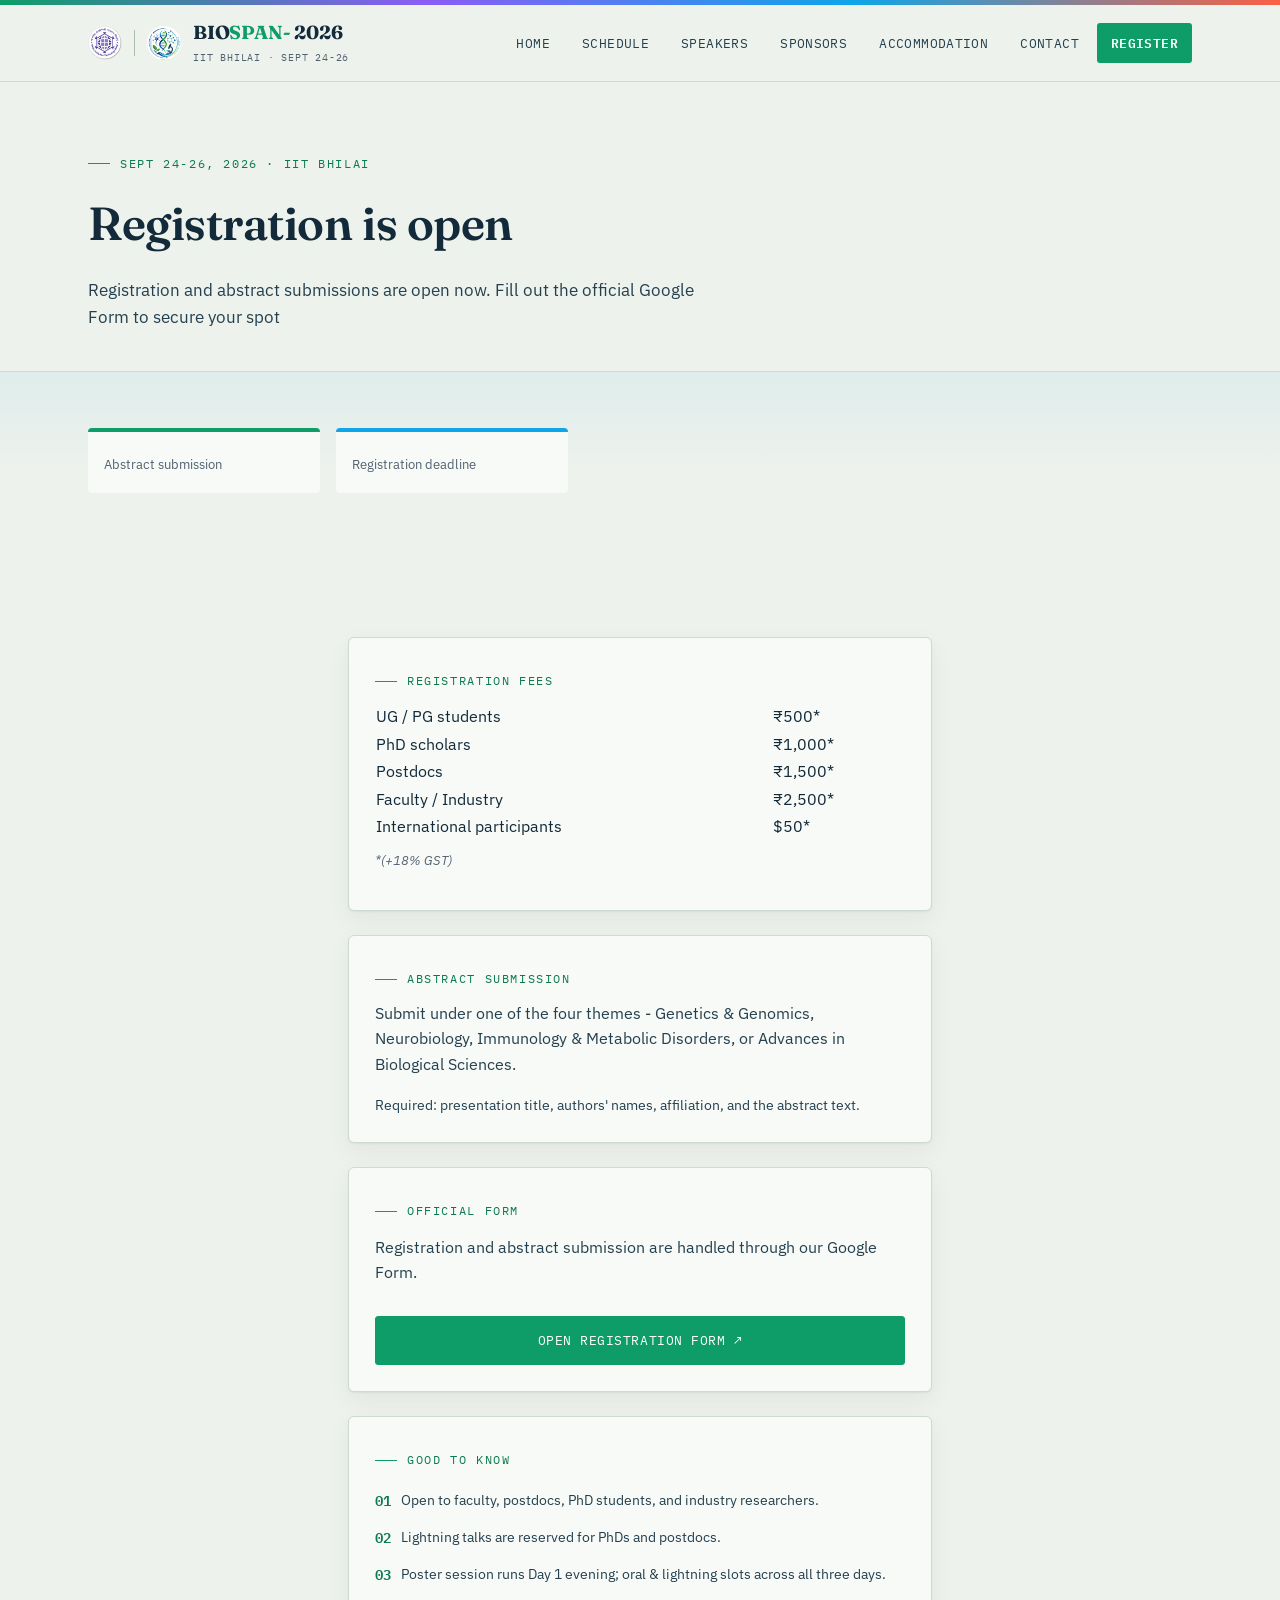
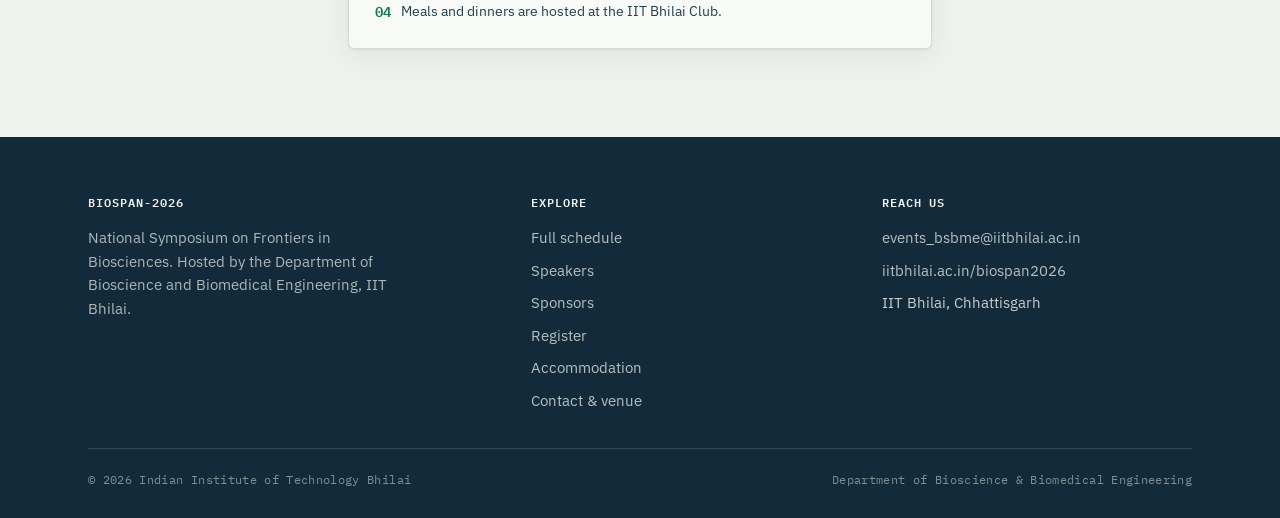
<file: register.html>
<!DOCTYPE html>
<html lang="en">
<head>
<meta charset="UTF-8">
<meta name="viewport" content="width=device-width, initial-scale=1.0">
<title>Register - BIOSPAN 2026</title>
<meta name="description" content="Register your interest for BIOSPAN 2026, National Symposium on Frontiers in Biosciences, IIT Bhilai, September 24-26, 2026.">
<link rel="preconnect" href="https://fonts.googleapis.com">
<link rel="preconnect" href="https://fonts.gstatic.com" crossorigin>
<link href="https://fonts.googleapis.com/css2?family=Fraunces:opsz,wght@9..144,300..900&family=IBM+Plex+Sans:wght@400;500;600;700&family=IBM+Plex+Mono:wght@400;500&display=swap" rel="stylesheet">
<link rel="stylesheet" href="style.css">
<style>
  .reg-layout { max-width: 640px; margin: 0 auto; }

  .timeline-strip { display: grid; grid-template-columns: repeat(2, 1fr); gap: 16px; max-width: 480px; }
  .tl-item {
    border-top: 4px solid var(--tl-color, var(--helix));
    background: var(--paper-raised);
    border-radius: 4px;
    padding: 16px 16px 18px;
    display: flex; flex-direction: column; gap: 6px;
  }
  .tl-dates { font-family: var(--font-mono); font-size: 0.95rem; font-weight: 600; color: var(--ink); }
  .tl-label { font-size: 0.82rem; color: var(--slate); }
  @media (max-width: 720px) { .timeline-strip { grid-template-columns: 1fr 1fr; } }
  @media (max-width: 460px) { .timeline-strip { grid-template-columns: 1fr; } }

  .fee-table { width: 100%; border-collapse: collapse; margin-top: 12px; }

  .side-card ul { list-style: none; padding: 0; margin: 18px 0 0; display: flex; flex-direction: column; gap: 14px; }
  .side-card li { display: flex; gap: 10px; font-size: 0.9rem; color: var(--ink-soft); }
  .side-card li .n { font-family: var(--font-mono); color: var(--helix-dark); font-weight: 600; }

  form.reg-form { display: flex; flex-direction: column; gap: 20px; }
  .field { display: flex; flex-direction: column; gap: 7px; }
  .field label { font-family: var(--font-mono); font-size: 0.74rem; text-transform: uppercase; letter-spacing: 0.05em; color: var(--slate); }
  .field input[type="text"],
  .field input[type="email"],
  .field input[type="tel"],
  .field select,
  .field textarea {
    font-family: var(--font-body);
    font-size: 0.95rem;
    padding: 12px 14px;
    border: 1.5px solid var(--line-strong);
    border-radius: 4px;
    background: #fff;
    color: var(--ink);
  }
  .field textarea { resize: vertical; min-height: 80px; }
  .field input:focus, .field select:focus, .field textarea:focus { border-color: var(--helix); }

  .radio-row, .check-row { display: flex; gap: 18px; flex-wrap: wrap; }
  .radio-opt, .check-opt { display: flex; align-items: center; gap: 8px; font-size: 0.92rem; }
  .radio-opt input, .check-opt input { accent-color: var(--helix); width: 16px; height: 16px; }

  #field-submission-detail { display: none; }

  #form-success { display: none; text-align: center; padding: 40px 20px; }
  #form-success .mark { width: 52px; height: 52px; margin: 0 auto 18px; }
</style>
</head>
<body>

<div class="spectrum-bar" aria-hidden="true"></div>

<header class="site-header">
  <nav class="nav">
    <div class="brand-group">
      <div class="inst-logo" title="Indian Institute of Technology Bhilai">
        <img src="images/logo-iit-bhilai.png" alt="IIT Bhilai logo" width="34" height="34">
      </div>
      <span class="brand-divider"></span>
      <a href="index.html" class="brand">
        <img src="images/biospan-logo-icon.png" alt="BIOSPAN 2026 logo" class="brand-mark">
        <span>
          <span class="brand-word">BIO<span>SPAN-</span> 2026</span>
          <span class="brand-sub">IIT Bhilai · Sept 24-26</span>
        </span>
      </a>
    </div>
    <button class="nav-toggle" aria-label="Toggle navigation" aria-expanded="false">
      <span></span><span></span><span></span>
    </button>
    <ul class="nav-links">
      <li><a href="index.html">Home</a></li>
      <li><a href="schedule.html">Schedule</a></li>
      <li><a href="speakers.html">Speakers</a></li>
      <li><a href="sponsors.html">Sponsors</a></li>
      <li><a href="accommodation.html">Accommodation</a></li>
      <li><a href="contact.html">Contact</a></li>
      <li><a href="register.html" class="active cta">Register</a></li>
    </ul>
  </nav>
</header>

<section class="page-banner">
  <div class="wrap">
    <span class="eyebrow">Sept 24-26, 2026 · IIT Bhilai</span>
    <h1>Registration is open</h1>
    <p class="lede">Registration and abstract submissions are open now. Fill out the official Google Form to secure your spot </p>
  </div>
</section>

<section class="section-tight wash-sky">
  <div class="wrap">
    <div class="timeline-strip">
      <div class="tl-item" style="--tl-color:#0e9d68;">
        <span class="tl-dates"> </span>
        <span class="tl-label">Abstract submission</span>
      </div>
      <div class="tl-item" style="--tl-color:#0ea5e9;">
        <span class="tl-dates"> </span>
        <span class="tl-label">Registration deadline</span>
      </div>
    </div>
  </div>
</section>

<section class="section">
  <div class="wrap reg-layout">
    <div class="side-card">
      <div class="card" style="margin-bottom: 24px;">
        <span class="eyebrow">Registration fees</span>
        <table class="fee-table">
          <tr><td class="cat">UG / PG students</td><td class="amt">₹500*</td></tr>
          <tr><td class="cat">PhD scholars</td><td class="amt">₹1,000*</td></tr>
          <tr><td class="cat">Postdocs</td><td class="amt">₹1,500*</td></tr>
          <tr><td class="cat">Faculty / Industry</td><td class="amt">₹2,500*</td></tr>
          <tr><td class="cat">International participants</td><td class="amt">$50*</td></tr>
        </table>
        <p style="margin-top: 10px; font-size: 0.8rem; font-style: italic; color: var(--slate);">*(+18% GST)</p>
        <p style="margin-top: 12px; font-size: 0.82rem; color: var(--slate);"</p>
      </div>

      <div class="card" style="margin-bottom: 24px;">
        <span class="eyebrow">Abstract submission</span>
        <p style="margin-top: 12px;">Submit under one of the four themes - Genetics &amp; Genomics, Neurobiology, Immunology &amp; Metabolic Disorders, or Advances in Biological Sciences.</p>
        <p style="margin-top: 10px; font-size: 0.88rem;">Required: presentation title, authors' names, affiliation, and the abstract text.</p>
      </div>

      <div class="card" style="margin-bottom: 24px;">
        <span class="eyebrow">Official form</span>
        <p style="margin-top: 14px;">Registration and abstract submission are handled through our Google Form.</p>
        <a href="https://docs.google.com/forms/d/e/1FAIpQLSfIdVaaWof0_5oIbMHNkHy7FEkQC0Gj4sucRFU556JWEqVDrQ/viewform?usp=publish-editor" class="btn btn-primary" style="margin-top: 14px; width: 100%; justify-content: center;" target="_blank" rel="noopener" id="google-form-link">Open registration form ↗</a>
      </div>

      <div class="card">
        <span class="eyebrow">Good to know</span>
        <ul>
          <li><span class="n">01</span> Open to faculty, postdocs, PhD students, and industry researchers.</li>
          <li><span class="n">02</span> Lightning talks are reserved for PhDs and postdocs.</li>
          <li><span class="n">03</span> Poster session runs Day 1 evening; oral & lightning slots across all three days.</li>
          <li><span class="n">04</span> Meals and dinners are hosted at the IIT Bhilai Club.</li>
        </ul>
      </div>
    </div>
  </div>
</section>

<footer class="site-footer">
  <div class="wrap">
    <div class="footer-grid">
      <div>
        <h4>Biospan-2026</h4>
        <p style="color: rgba(238,242,236,0.7); font-size: 0.92rem; max-width: 320px;">National Symposium on Frontiers in Biosciences. Hosted by the Department of Bioscience and Biomedical Engineering, IIT Bhilai.</p>
      </div>
      <div>
        <h4>Explore</h4>
        <ul class="footer-links">
          <li><a href="schedule.html">Full schedule</a></li>
          <li><a href="speakers.html">Speakers</a></li>
          <li><a href="sponsors.html">Sponsors</a></li>
          <li><a href="register.html">Register</a></li>
          <li><a href="accommodation.html">Accommodation</a></li>
          <li><a href="contact.html">Contact &amp; venue</a></li>
        </ul>
      </div>
      <div>
        <h4>Reach us</h4>
        <ul class="footer-links">
          <li><a href="mailto:events_bsbme@iitbhilai.ac.in">events_bsbme@iitbhilai.ac.in</a></li>
          <li><a href="https://www.iitbhilai.ac.in/biospan2026" target="_blank" rel="noopener">iitbhilai.ac.in/biospan2026</a></li>
          <li>IIT Bhilai, Chhattisgarh</li>
        </ul>
      </div>
    </div>
    <div class="footer-bottom">
      <span>© 2026 Indian Institute of Technology Bhilai</span>
      <span>Department of Bioscience &amp; Biomedical Engineering</span>
    </div>
  </div>
</footer>

<script src="script.js"></script>
</body>
</html>
</file>
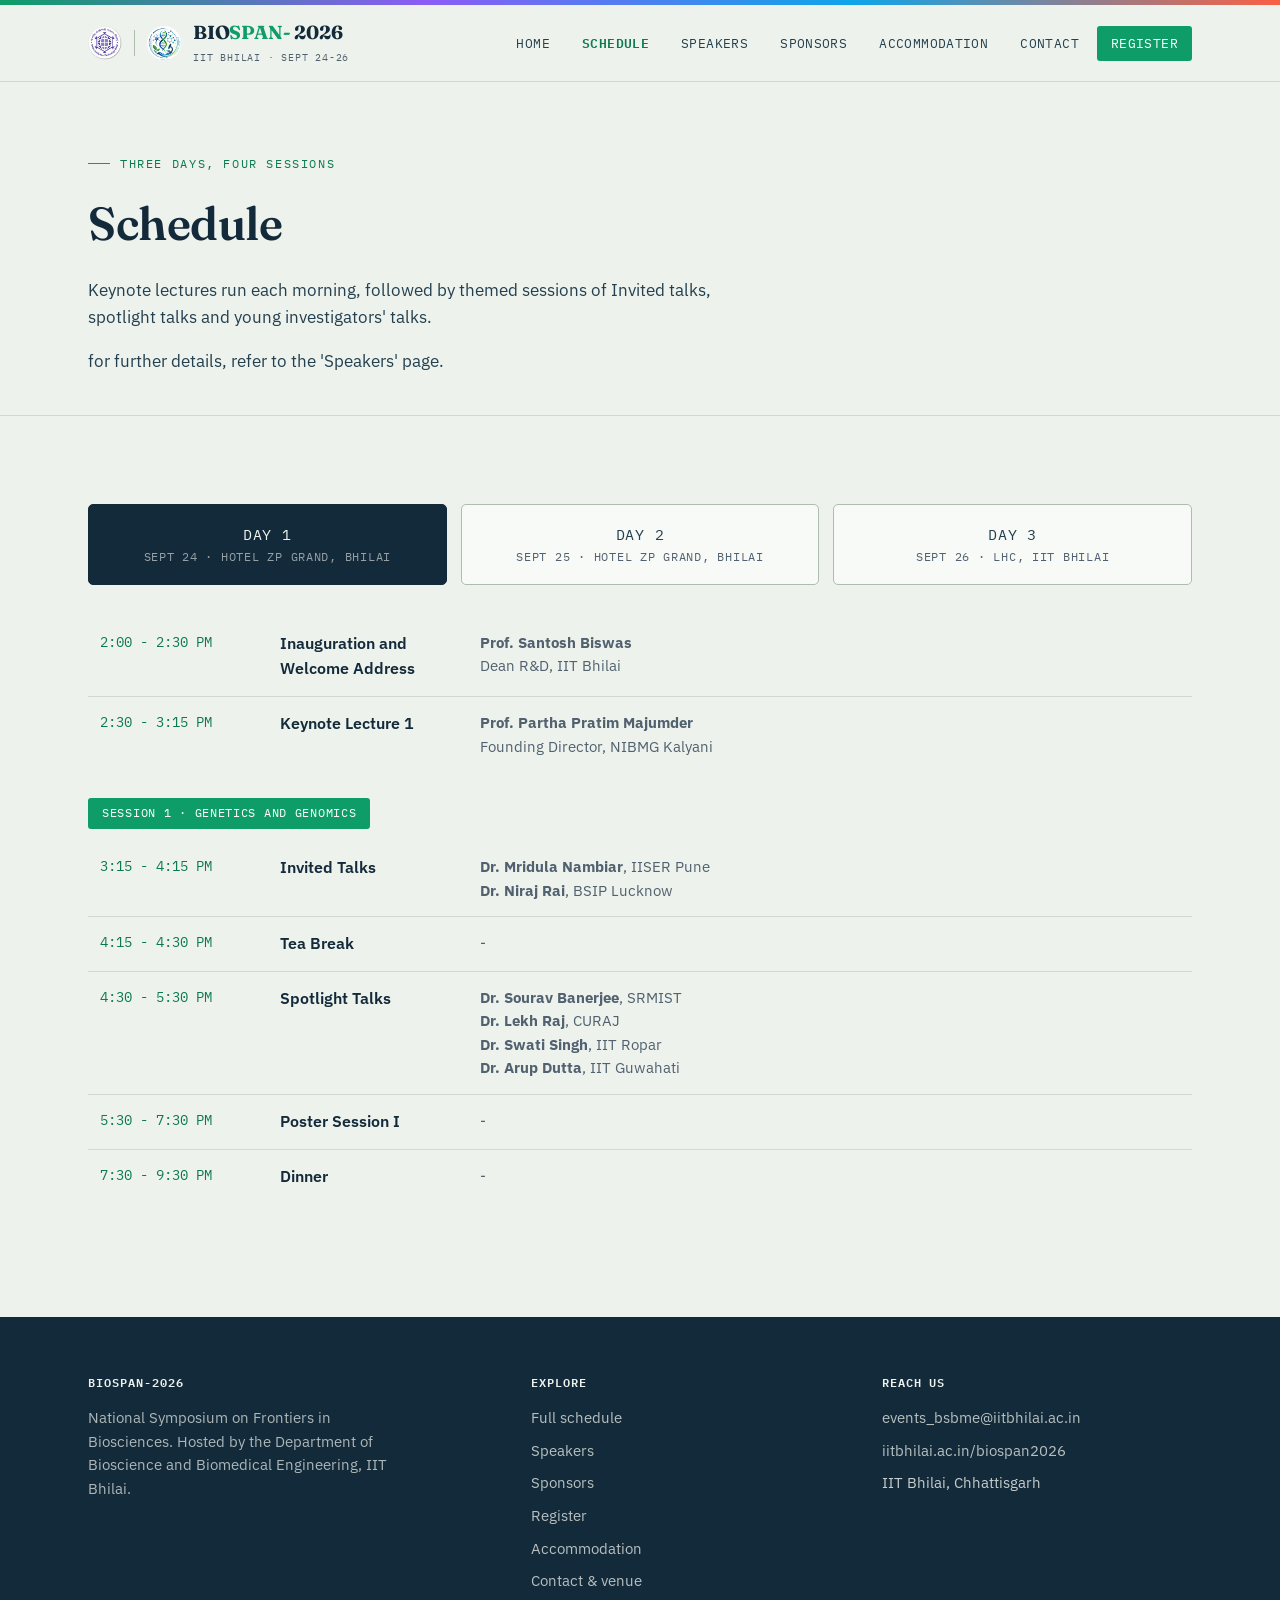
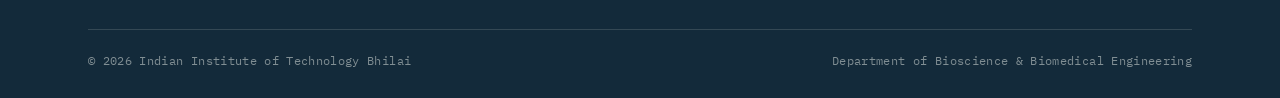
<file: schedule.html>
<!DOCTYPE html>
<html lang="en">
<head>
<meta charset="UTF-8">
<meta name="viewport" content="width=device-width, initial-scale=1.0">
<title>Schedule - BIOSPAN -2026</title>
<meta name="description" content="Full three-day schedule for BIOSPAN 2026 at IIT Bhilai, September 24-26, 2026.">
<link rel="preconnect" href="https://fonts.googleapis.com">
<link rel="preconnect" href="https://fonts.gstatic.com" crossorigin>
<link href="https://fonts.googleapis.com/css2?family=Fraunces:opsz,wght@9..144,300..900&family=IBM+Plex+Sans:wght@400;500;600;700&family=IBM+Plex+Mono:wght@400;500&display=swap" rel="stylesheet">
<link rel="stylesheet" href="style.css">
<style>
  .day-tabs { display: flex; gap: 14px; margin-bottom: 32px; flex-wrap: wrap; }
  .day-tab {
    flex: 1 1 0;
    min-width: 180px;
    font-family: var(--font-mono); font-size: 0.92rem; text-transform: uppercase; letter-spacing: 0.05em;
    padding: 20px 28px; border: 1.5px solid var(--line-strong); border-radius: 5px; background: var(--paper-raised);
    cursor: pointer; color: var(--ink-soft); transition: all 0.15s ease; text-align: center;
  }
  .day-tab .d-date { display: block; font-size: 0.74rem; color: var(--slate); margin-top: 5px; }
  .day-tab.active { background: var(--ink); border-color: var(--ink); color: var(--paper); }
  .day-tab.active .d-date { color: rgba(238,242,236,0.6); }

  .day-panel { display: none; }
  .day-panel.active { display: block; }

  .session-block { margin-bottom: 26px; }
  .session-label {
    font-family: var(--font-mono); font-size: 0.74rem; text-transform: uppercase; letter-spacing: 0.06em;
    color: #fff; background: var(--helix); display: inline-block; padding: 6px 14px; border-radius: 3px; margin-bottom: 12px;
  }
  .session-label.s-neuro { background: #8b5cf6; }
  .session-label.s-immuno { background: #0ea5e9; }
  .session-label.s-advances { background: #fb5f43; }
  
  /* Strictly Aligned Schedule Table */
  table.sched { 
    width: 100%; 
    border-collapse: collapse; 
    table-layout: fixed; 
  }
  table.sched tr { border-bottom: 1px solid var(--line); }
  table.sched tr:last-child { border-bottom: none; }
  table.sched td { padding: 14px 12px; vertical-align: top; }
  
  table.sched td.time { 
    font-family: var(--font-mono); 
    font-size: 0.86rem; 
    color: var(--helix-dark); 
    white-space: nowrap; 
    width: 180px; 
  }
  table.sched td.name { 
    font-weight: 600; 
    width: 200px; 
  }
  table.sched td.details { 
    color: var(--slate); 
    font-size: 0.92rem; 
  }
  .plain-row td.name { font-weight: 400; color: var(--ink-soft); }

  @media (max-width: 700px) {
    table.sched, table.sched tbody, table.sched tr, table.sched td { display: block; width: auto; }
    table.sched tr { padding: 12px 0; }
    table.sched td { padding: 2px 0; }
    table.sched td.time { color: var(--helix-dark); font-weight: 600; width: auto; }
    table.sched td.name { width: auto; }
  }
</style>
</head>
<body>

<div class="spectrum-bar" aria-hidden="true"></div>

<header class="site-header">
  <nav class="nav">
    <div class="brand-group">
      <div class="inst-logo" title="Indian Institute of Technology Bhilai">
        <img src="images/logo-iit-bhilai.png" alt="IIT Bhilai logo" width="34" height="34">
      </div>
      <span class="brand-divider"></span>
      <a href="index.html" class="brand">
        <img src="images/biospan-logo-icon.png" alt="BIOSPAN 2026 logo" class="brand-mark">
        <span>
          <span class="brand-word">BIO<span>SPAN-</span> 2026</span>
          <span class="brand-sub">IIT Bhilai · Sept 24-26</span>
        </span>
      </a>
    </div>
    <button class="nav-toggle" aria-label="Toggle navigation" aria-expanded="false">
      <span></span><span></span><span></span>
    </button>
    <ul class="nav-links">
      <li><a href="index.html">Home</a></li>
      <li><a href="schedule.html" class="active">Schedule</a></li>
      <li><a href="speakers.html">Speakers</a></li>
      <li><a href="sponsors.html">Sponsors</a></li>
      <li><a href="accommodation.html">Accommodation</a></li>
      <li><a href="contact.html">Contact</a></li>
      <li><a href="register.html" class="cta">Register</a></li>
    </ul>
  </nav>
</header>

<section class="page-banner">
  <div class="wrap">
    <span class="eyebrow">Three days, four sessions</span>
    <h1>Schedule</h1>
    <p class="lede">Keynote lectures run each morning, followed by themed sessions of Invited talks, spotlight talks and young investigators' talks.</p>
    <p class="lede">for further details, refer to the 'Speakers' page.</p>
  </div>
</section>

<section class="section">
  <div class="wrap">
    <div class="day-tabs" role="tablist">
      <button class="day-tab active" data-target="day1">Day 1 <span class="d-date">Sept 24 · Hotel ZP Grand, Bhilai</span></button>
      <button class="day-tab" data-target="day2">Day 2 <span class="d-date">Sept 25 · Hotel ZP Grand, Bhilai</span></button>
      <button class="day-tab" data-target="day3">Day 3 <span class="d-date">Sept 26 · LHC, IIT Bhilai</span></button>
    </div>

    <!-- DAY 1 -->
    <div class="day-panel active" id="day1">
      <div class="session-block">
        <table class="sched">
          <tr>
            <td class="time">2:00 - 2:30 PM</td>
            <td class="name">Inauguration and Welcome Address</td>
            <td class="details">
              <strong>Prof. Santosh Biswas</strong><br>
              Dean R&amp;D, IIT Bhilai
            </td>
          </tr>
          <tr>
            <td class="time">2:30 - 3:15 PM</td>
            <td class="name">Keynote Lecture 1</td>
            <td class="details">
              <strong>Prof. Partha Pratim Majumder</strong><br>
              Founding Director, NIBMG Kalyani
            </td>
          </tr>
        </table>
      </div>
      <div class="session-block">
        <span class="session-label">Session 1 · Genetics and Genomics</span>
        <table class="sched">
          <tr>
            <td class="time">3:15 - 4:15 PM</td>
            <td class="name">Invited Talks</td>
            <td class="details">
              <strong>Dr. Mridula Nambiar</strong>, IISER Pune<br>
              <strong>Dr. Niraj Rai</strong>, BSIP Lucknow
            </td>
          </tr>
          <tr>
            <td class="time">4:15 - 4:30 PM</td>
            <td class="name">Tea Break</td>
            <td class="details">-</td>
          </tr>
          <tr>
            <td class="time">4:30 - 5:30 PM</td>
            <td class="name">Spotlight Talks</td>
            <td class="details">
              <strong>Dr. Sourav Banerjee</strong>, SRMIST<br>
              <strong>Dr. Lekh Raj</strong>, CURAJ<br>
              <strong>Dr. Swati Singh</strong>, IIT Ropar<br>
              <strong>Dr. Arup Dutta</strong>, IIT Guwahati
            </td>
          </tr>
          <tr>
            <td class="time">5:30 - 7:30 PM</td>
            <td class="name">Poster Session I</td>
            <td class="details">-</td>
          </tr>
          <tr>
            <td class="time">7:30 - 9:30 PM</td>
            <td class="name">Dinner</td>
            <td class="details">-</td>
          </tr>
        </table>
      </div>
    </div>

    <!-- DAY 2 -->
    <div class="day-panel" id="day2">
      <div class="session-block">
        <table class="sched">
          <tr>
            <td class="time">7:30 - 9:00 AM</td>
            <td class="name">Breakfast</td>
            <td class="details">-</td>
          </tr>
          <tr>
            <td class="time">9:00 - 9:30 AM</td>
            <td class="name">Director's Address</td>
            <td class="details">
              <strong>Prof. Rajiv Prakash</strong><br>
              Director, IIT Bhilai
            </td>
          </tr>
        </table>
      </div>
      <div class="session-block">
        <span class="session-label s-neuro">Session 2 · Neurobiology and Ageing</span>
        <table class="sched">
          <tr>
            <td class="time">9:30 - 10:30 AM</td>
            <td class="name">Invited Talks</td>
            <td class="details">
              <strong>Dr. Ishwariya Venkatesh</strong>, CCMB Hyderabad<br>
              <strong>Dr. Indrajit Sahu</strong>, NCCS Pune
            </td>
          </tr>
          <tr>
            <td class="time">10:30 - 11:15 AM</td>
            <td class="name">Spotlight Talks</td>
            <td class="details">
              <strong>Dr. Sarita Puri</strong>, IISER Pune<br>
              <strong>Dr. Bikash Kumar</strong>, Amity University, CG<br>
              <strong>Dr. Kuldeep Mahato</strong>, NIT Raipur
            </td>
          </tr>
          <tr>
            <td class="time">11:15 - 11:30 AM</td>
            <td class="name">Tea Break</td>
            <td class="details">-</td>
          </tr>
          <tr>
            <td class="time">11:30 AM - 12:00 PM</td>
            <td class="name">Spotlight Talks</td>
            <td class="details">
              <strong>Dr. Sushma Chauhan</strong>, Amity University, CG<br>
              <strong>Dr. Manishekhar Kumar</strong>, NIT Raipur
            </td>
          </tr>
          <tr>
            <td class="time">12:00 - 12:30 PM</td>
            <td class="name">Young Investigators’ Talks I</td>
            <td class="details">PhDs and Postdocs</td>
          </tr>
          <tr>
            <td class="time">12:30 - 1:00 PM</td>
            <td class="name">Scientific Society Talk</td>
            <td class="details">
              <strong>Dr. Arun Upadhyay</strong><br>
              International Ambassador, Biochemical Society, UK
            </td>
          </tr>
          <tr>
            <td class="time">1:00 - 3:00 PM</td>
            <td class="name">Poster Session II and Lunch</td>
            <td class="details">-</td>
          </tr>
        </table>
      </div>
      <div class="session-block">
        <span class="session-label s-advances">Session 3 · Advances in Biological Sciences</span>
        <table class="sched">
          <tr>
            <td class="time">3:00 - 4:30 PM</td>
            <td class="name">Invited Talks</td>
            <td class="details">
              <strong>Dr. Anupam Gupta</strong>, IIT Hyderabad<br>
              <strong>Dr. Garima Rani</strong>, IIT Delhi<br>
              <strong>Dr. Pugazhenthan T.</strong>, AIIMS Raipur
            </td>
          </tr>
          <tr>
            <td class="time">4:30 - 4:45 PM</td>
            <td class="name">Tea Break</td>
            <td class="details">-</td>
          </tr>
          <tr>
            <td class="time">4:45 - 5:45 PM</td>
            <td class="name">Invited Talks</td>
            <td class="details">
              <strong>Dr. Tatini Rakshit</strong>, SNU Noida<br>
              <strong>Dr. D. L. Gupta</strong>, AIIMS Raipur
            </td>
          </tr>
          <tr>
            <td class="time">5:45 - 6:15 PM</td>
            <td class="name">Young Investigators’ Talks II</td>
            <td class="details">PhDs and Postdocs</td>
          </tr>
          <tr>
            <td class="time">6:15 - 7:00 PM</td>
            <td class="name">Keynote Lecture 2</td>
            <td class="details">
              <strong>Prof. L. S. Shashidhara</strong><br>
              Director, NCBS, Bengaluru
            </td>
          </tr>
          <tr>
            <td class="time">7:30 - 9:30 PM</td>
            <td class="name">Dinner</td>
            <td class="details">-</td>
          </tr>
        </table>
      </div>
    </div>

    <!-- DAY 3 -->
    <div class="day-panel" id="day3">
      <div class="session-block">
        <table class="sched">
          <tr>
            <td class="time">7:30 - 9:00 AM</td>
            <td class="name">Breakfast</td>
            <td class="details">-</td>
          </tr>
          <tr>
            <td class="time">9:00 - 9:45 AM</td>
            <td class="name">Keynote Lecture 3</td>
            <td class="details">
              <strong>Prof. Ritu Trivedi</strong><br>
              Head, Endocrinology Division, CDRI, Lucknow
            </td>
          </tr>
        </table>
      </div>
      <div class="session-block">
        <span class="session-label s-immuno">Session 4 · Immunology and Metabolic Disorders</span>
        <table class="sched">
          <tr>
            <td class="time">9:45 - 10:45 AM</td>
            <td class="name">Invited Talks</td>
            <td class="details">
              <strong>Dr. Rashmi Ray</strong>, IISER Bhopal<br>
              <strong>Dr. Balkrishna Chaturvedi</strong>, IIT Dharwad
            </td>
          </tr>
          <tr>
            <td class="time">10:45 - 11:00 AM</td>
            <td class="name">Tea Break</td>
            <td class="details">-</td>
          </tr>
          <tr>
            <td class="time">11:00 AM - 12:00 PM</td>
            <td class="name">Spotlight Talks</td>
            <td class="details">
              <strong>Dr. Divya Singh</strong>, BIT Durg<br>
              <strong>Dr. Shruti Gupta</strong>, IIT Bhilai<br>
              <strong>Dr. Anirban Sardar</strong>, CDRI, Lucknow<br>
              <strong>Dr. Mridula Sahu</strong>, CIMAP, Lucknow
            </td>
          </tr>
          <tr>
            <td class="time">12:00 - 12:30 PM</td>
            <td class="name">Prize Distribution; Closing Remarks; and Vote of Thanks</td>
            <td class="details">-</td>
          </tr>
          <tr>
            <td class="time">12:30 - 2:00 PM</td>
            <td class="name">Lunch and Departure</td>
            <td class="details">-</td>
          </tr>
        </table>
      </div>
    </div>
  </div>
</section>

<footer class="site-footer">
  <div class="wrap">
    <div class="footer-grid">
      <div>
        <h4>Biospan-2026</h4>
        <p style="color: rgba(238,242,236,0.7); font-size: 0.92rem; max-width: 320px;">National Symposium on Frontiers in Biosciences. Hosted by the Department of Bioscience and Biomedical Engineering, IIT Bhilai.</p>
      </div>
      <div>
        <h4>Explore</h4>
        <ul class="footer-links">
          <li><a href="schedule.html">Full schedule</a></li>
          <li><a href="speakers.html">Speakers</a></li>
          <li><a href="sponsors.html">Sponsors</a></li>
          <li><a href="register.html">Register</a></li>
          <li><a href="accommodation.html">Accommodation</a></li>
          <li><a href="contact.html">Contact &amp; venue</a></li>
        </ul>
      </div>
      <div>
        <h4>Reach us</h4>
        <ul class="footer-links">
          <li><a href="mailto:events_bsbme@iitbhilai.ac.in">events_bsbme@iitbhilai.ac.in</a></li>
          <li><a href="https://www.iitbhilai.ac.in/biospan2026" target="_blank" rel="noopener">iitbhilai.ac.in/biospan2026</a></li>
          <li>IIT Bhilai, Chhattisgarh</li>
        </ul>
      </div>
    </div>
    <div class="footer-bottom">
      <span>© 2026 Indian Institute of Technology Bhilai</span>
      <span>Department of Bioscience &amp; Biomedical Engineering</span>
    </div>
  </div>
</footer>

<script src="script.js"></script>
</body>
</html>
</file>
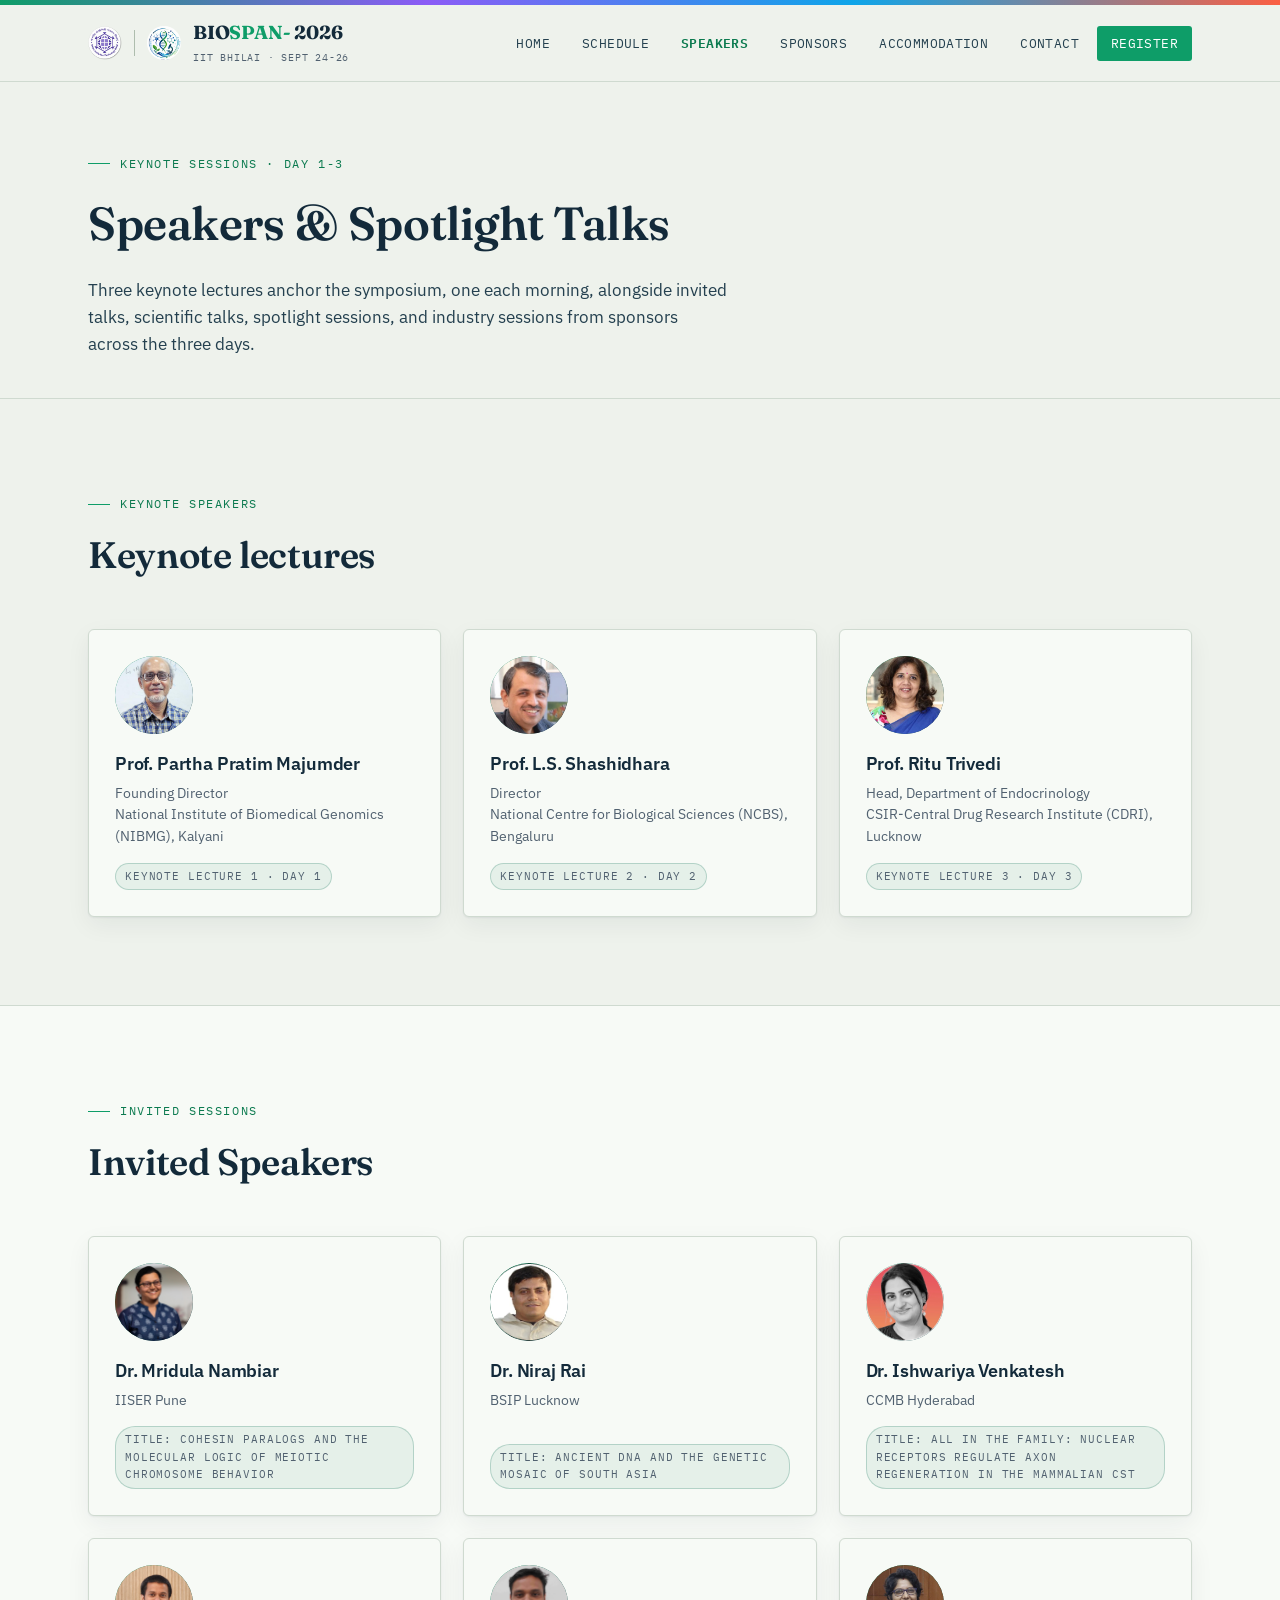
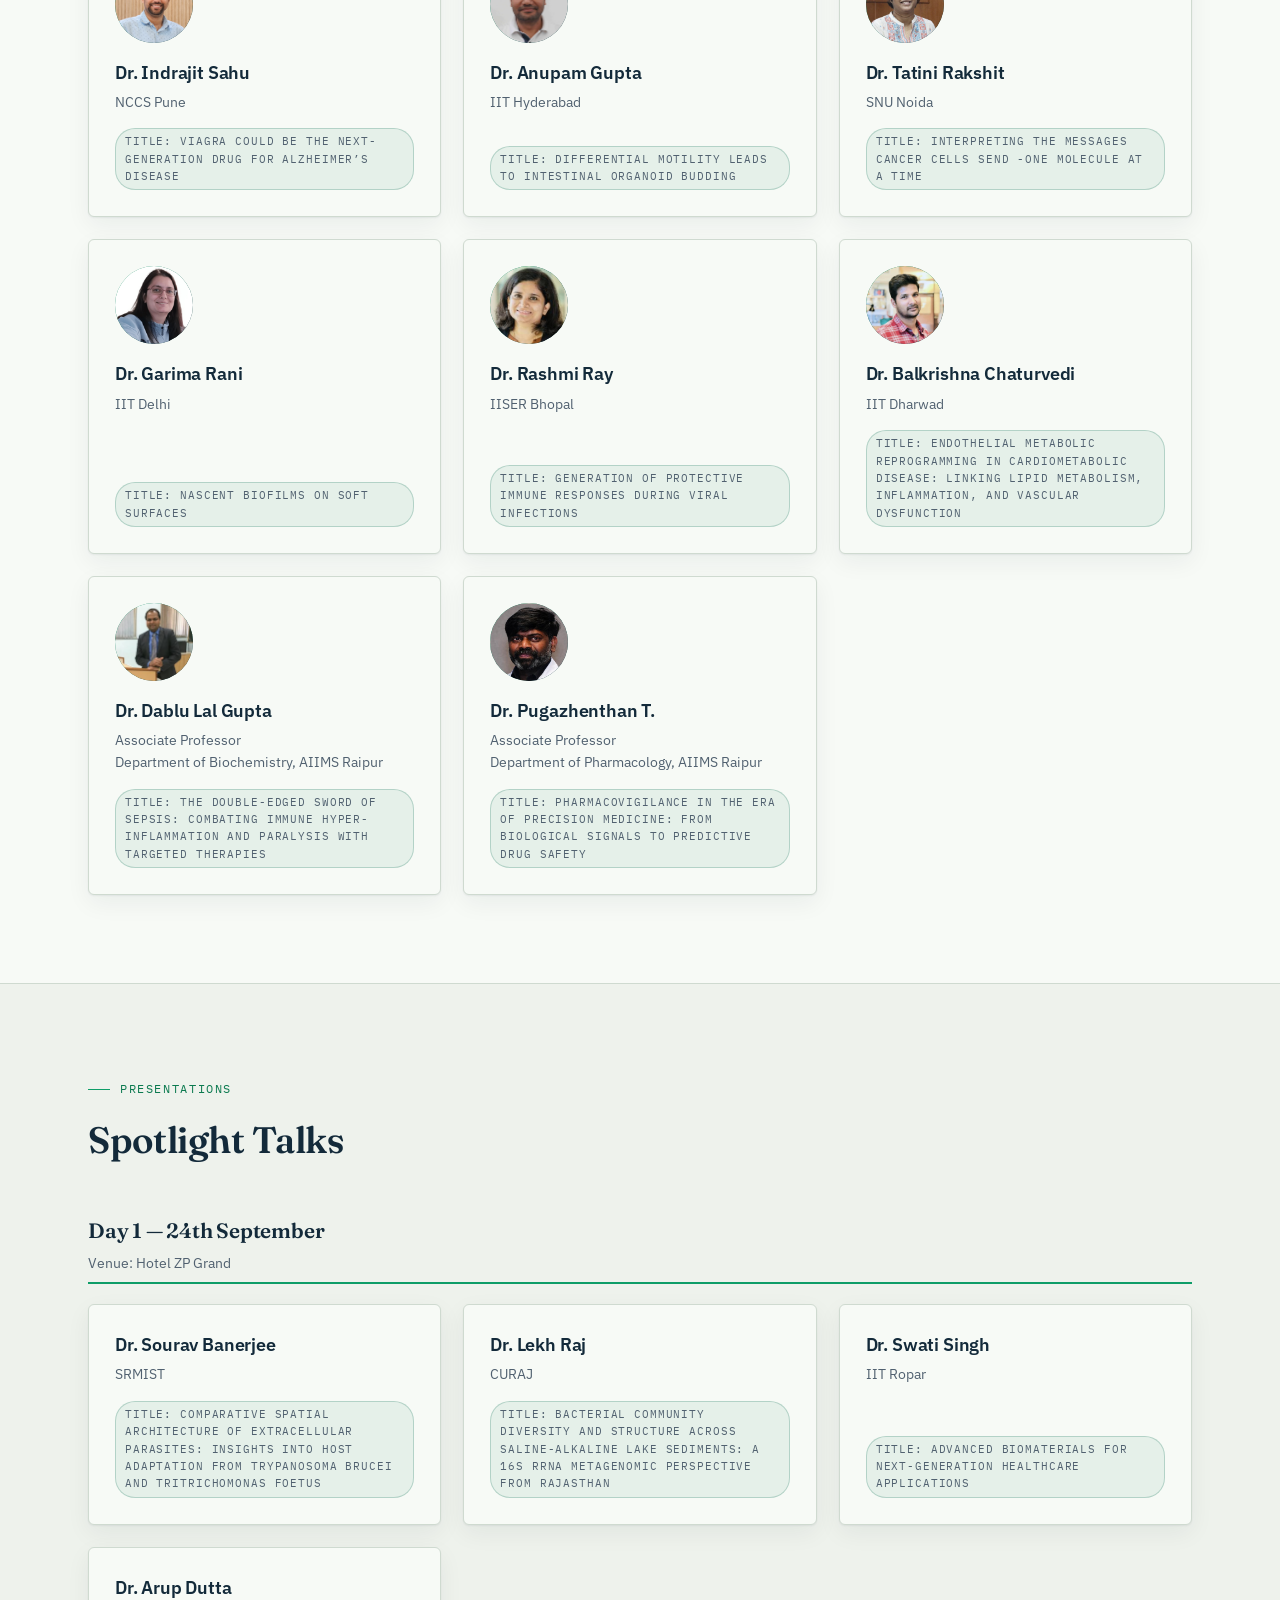
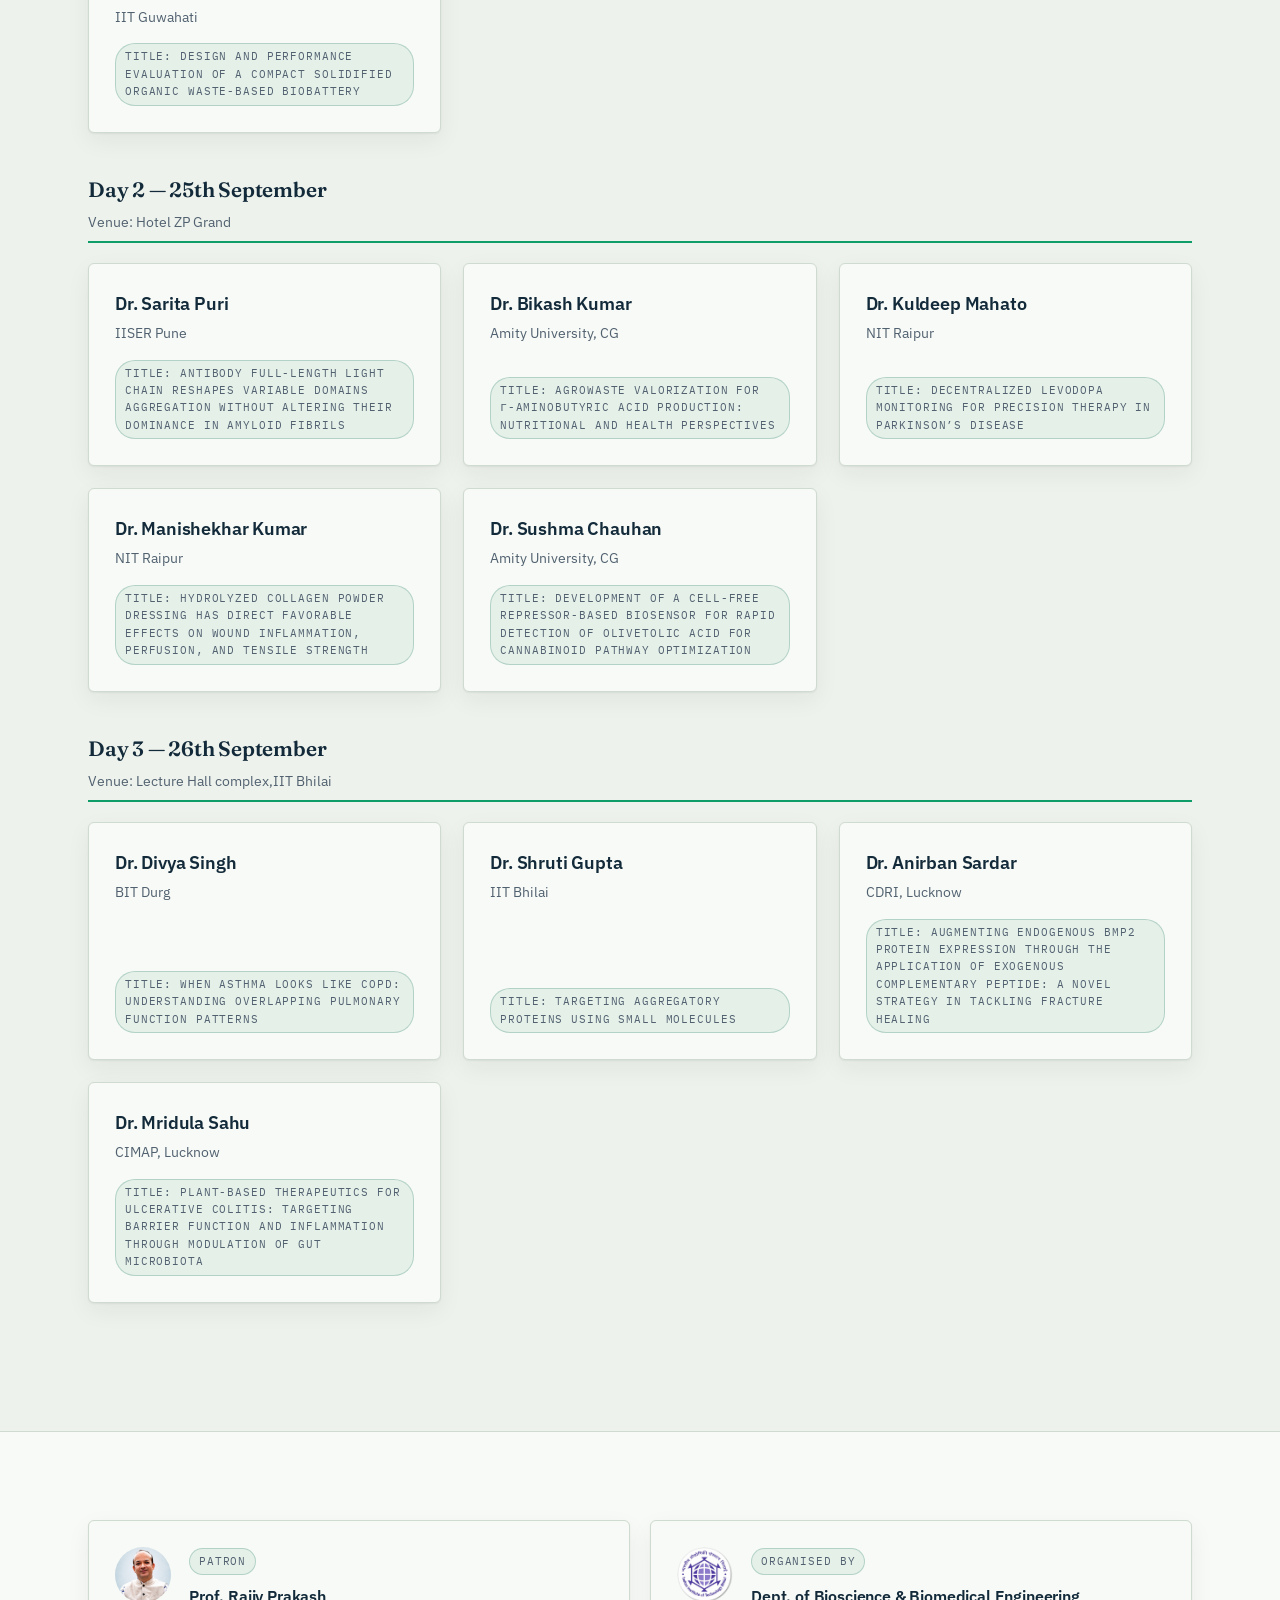
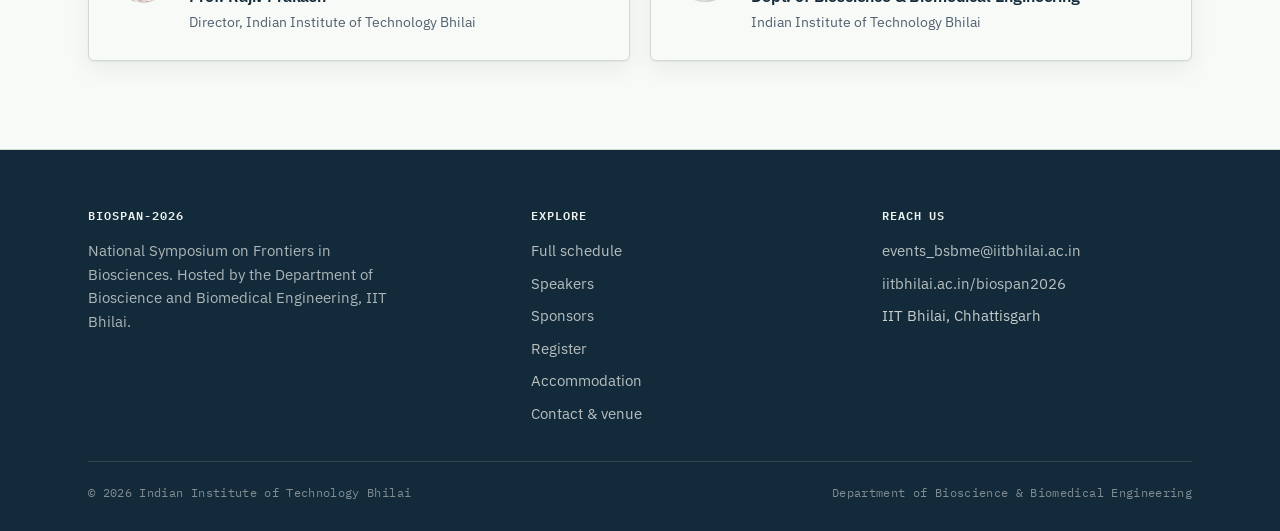
<file: speakers.html>
<!DOCTYPE html>
<html lang="en">
<head>
<meta charset="UTF-8">
<meta name="viewport" content="width=device-width, initial-scale=1.0">
<title>Speakers & Spotlight Talks - BIOSPAN 2026</title>
<meta name="description" content="Keynote speakers and Spotlight Talks for BIOSPAN 2026: Prof. Partha Pratim Majumder, Prof. L.S. Shashidhara, and Prof. Ritu Trivedi.">
<link rel="preconnect" href="https://fonts.googleapis.com">
<link rel="preconnect" href="https://fonts.gstatic.com" crossorigin>
<link href="https://fonts.googleapis.com/css2?family=Fraunces:opsz,wght@9..144,300..900&family=IBM+Plex+Sans:wght@400;500;600;700&family=IBM+Plex+Mono:wght@400;500&display=swap" rel="stylesheet">
<link rel="stylesheet" href="style.css">
<style>
  .speaker-grid { display: grid; grid-template-columns: repeat(3, 1fr); gap: 22px; }
  .speaker-card { display: flex; flex-direction: column; gap: 16px; }
  .avatar-lg {
    width: 78px; height: 78px; border-radius: 50%;
    background: linear-gradient(135deg, var(--helix), var(--ink));
    display: flex; align-items: center; justify-content: center;
    color: #fff; font-family: var(--font-display); font-weight: 600; font-size: 1.6rem;
    overflow: hidden;
  }
  .avatar-lg img { width: 100%; height: 100%; object-fit: cover; object-position: center top; }
  .speaker-card h3 { font-size: 1.1rem; font-family: var(--font-body); font-weight: 600; margin-bottom: 4px; }
  .speaker-card .role { color: var(--slate); font-size: 0.9rem; line-height: 1.5; }
  .speaker-card .talk-tag { margin-top: auto; align-self: flex-start; }
  @media (max-width: 900px) { .speaker-grid { grid-template-columns: 1fr; } }

  .org-row { display: grid; grid-template-columns: 1fr 1fr; gap: 20px; }
  .org-card { display: flex; gap: 18px; align-items: flex-start; }
  .org-card h4 { font-family: var(--font-body); font-weight: 600; font-size: 1.02rem; margin-bottom: 3px; }
  .org-card .role { font-size: 0.85rem; color: var(--slate); }
  @media (max-width: 720px) { .org-row { grid-template-columns: 1fr; } }

  /* Styling for Spotlight Talks */
  .spotlight-day-block { margin-bottom: 40px; }
  .spotlight-day-header { 
    border-bottom: 2px solid var(--helix, #007769); 
    padding-bottom: 8px; 
    margin-bottom: 20px; 
  }
  .spotlight-day-header h3 { font-size: 1.3rem; margin: 0; }
  .spotlight-day-header p { font-size: 0.9rem; color: var(--slate, #555); margin: 4px 0 0 0; }
</style>
</head>
<body>

<div class="spectrum-bar" aria-hidden="true"></div>

<header class="site-header">
  <nav class="nav">
    <div class="brand-group">
      <div class="inst-logo" title="Indian Institute of Technology Bhilai">
        <img src="images/logo-iit-bhilai.png" alt="IIT Bhilai logo" width="34" height="34">
      </div>
      <span class="brand-divider"></span>
      <a href="index.html" class="brand">
        <img src="images/biospan-logo-icon.png" alt="BIOSPAN 2026 logo" class="brand-mark">
        <span>
          <span class="brand-word">BIO<span>SPAN-</span> 2026</span>
          <span class="brand-sub">IIT Bhilai · Sept 24-26</span>
        </span>
      </a>
    </div>
    <button class="nav-toggle" aria-label="Toggle navigation" aria-expanded="false">
      <span></span><span></span><span></span>
    </button>
    <ul class="nav-links">
      <li><a href="index.html">Home</a></li>
      <li><a href="schedule.html">Schedule</a></li>
      <li><a href="speakers.html" class="active">Speakers</a></li>
      <li><a href="sponsors.html">Sponsors</a></li>
      <li><a href="accommodation.html">Accommodation</a></li>
      <li><a href="contact.html">Contact</a></li>
      <li><a href="register.html" class="cta">Register</a></li>
    </ul>
  </nav>
</header>

<section class="page-banner">
  <div class="wrap">
    <span class="eyebrow">Keynote sessions · Day 1-3</span>
    <h1>Speakers &amp; Spotlight Talks</h1>
    <p class="lede">Three keynote lectures anchor the symposium, one each morning, alongside invited talks, scientific talks, spotlight sessions, and industry sessions from sponsors across the three days.</p>
  </div>
</section>

<!-- KEYNOTE SPEAKERS -->
<section class="section">
  <div class="wrap">
    <div class="section-head"><span class="eyebrow">Keynote speakers</span><h2>Keynote lectures</h2></div>
    <div class="speaker-grid">
      <div class="card speaker-card">
        <div class="avatar-lg"><img src="images/speaker-majumder.jpg" alt="Prof. Partha Pratim Majumder"></div>
        <div>
          <h3>Prof. Partha Pratim Majumder</h3>
          <div class="role">Founding Director<br>National Institute of Biomedical Genomics (NIBMG), Kalyani</div>
        </div>
        <span class="tag talk-tag">Keynote Lecture 1 · Day 1</span>
      </div>
      <div class="card speaker-card">
        <div class="avatar-lg"><img src="images/speaker-shashidhara.jpg" alt="Prof. L.S. Shashidhara"></div>
        <div>
          <h3>Prof. L.S. Shashidhara</h3>
          <div class="role">Director<br>National Centre for Biological Sciences (NCBS), Bengaluru</div>
        </div>
        <span class="tag talk-tag">Keynote Lecture 2 · Day 2</span>
      </div>
      <div class="card speaker-card">
        <div class="avatar-lg"><img src="images/speaker-trivedi.jpg" alt="Prof. Ritu Trivedi"></div>
        <div>
          <h3>Prof. Ritu Trivedi</h3>
          <div class="role">Head, Department of Endocrinology<br>CSIR-Central Drug Research Institute (CDRI), Lucknow</div>
        </div>
        <span class="tag talk-tag">Keynote Lecture 3 · Day 3</span>
      </div>
    </div>
  </div>
</section>

<!-- INVITED SPEAKERS -->
<section class="section section-alt">
  <div class="wrap">
    <div class="section-head">
      <span class="eyebrow">Invited sessions</span>
      <h2>Invited Speakers</h2>
    </div>
    <div class="speaker-grid">
      
      <!-- Speaker 1 -->
      <div class="card speaker-card">
        <div class="avatar-lg"><img src="images/Dr. Mridula Nambiar.jpg" alt="Dr. Mridula Nambiar"></div>
        <div>
          <h3>Dr. Mridula Nambiar</h3>
          <div class="role">IISER Pune</div>
        </div>
        <span class="tag talk-tag">Title: Cohesin paralogs and the molecular logic of meiotic chromosome behavior</span>
      </div>

      <!-- Speaker 2 -->
      <div class="card speaker-card">
        <div class="avatar-lg"><img src="images/Dr.Niraj Rai.jpg" alt="Dr. Niraj Rai"></div>
        <div>
          <h3>Dr. Niraj Rai</h3>
          <div class="role">BSIP Lucknow</div>
        </div>
        <span class="tag talk-tag">Title: Ancient DNA and the Genetic Mosaic of South Asia</span>
      </div>

      <!-- Speaker 3 -->
      <div class="card speaker-card">
        <div class="avatar-lg"><img src="images/Dr.IshwariyaVenkatesh.jpg" alt="Dr. Ishwariya Venkatesh"></div>
        <div>
          <h3>Dr. Ishwariya Venkatesh</h3>
          <div class="role">CCMB Hyderabad</div>
        </div>
        <span class="tag talk-tag">Title: All in the Family: Nuclear Receptors regulate Axon Regeneration in the mammalian CST</span>
      </div>

      <!-- Speaker 4 -->
      <div class="card speaker-card">
        <div class="avatar-lg"><img src="images/Dr.IndrajitSahu.jpg" alt="Dr. Indrajit Sahu"></div>
        <div>
          <h3>Dr. Indrajit Sahu</h3>
          <div class="role">NCCS Pune</div>
        </div>
        <span class="tag talk-tag">Title: Viagra could be the next-generation drug for Alzheimer’s Disease</span>
      </div>

      <!-- Speaker 5 -->
      <div class="card speaker-card">
        <div class="avatar-lg"><img src="images/Dr.Anupam Gupta.jpg" alt="Dr. Anupam Gupta"></div>
        <div>
          <h3>Dr. Anupam Gupta</h3>
          <div class="role">IIT Hyderabad</div>
        </div>
        <span class="tag talk-tag">Title: Differential motility leads to intestinal organoid budding</span>
      </div>

      <!-- Speaker 6 -->
      <div class="card speaker-card">
        <div class="avatar-lg"><img src="images/Dr. TatiniRakshit.jpg" alt="Dr. Tatini Rakshit"></div>
        <div>
          <h3>Dr. Tatini Rakshit</h3>
          <div class="role">SNU Noida</div>
        </div>
        <span class="tag talk-tag">Title: Interpreting the Messages Cancer Cells Send -One Molecule at a Time</span>
      </div>

      <!-- Speaker 7 -->
      <div class="card speaker-card">
        <div class="avatar-lg"><img src="images/Dr.GarimaRani.jpg" alt="Dr. Garima Rani"></div>
        <div>
          <h3>Dr. Garima Rani</h3>
          <div class="role">IIT Delhi</div>
        </div>
        <span class="tag talk-tag">Title: Nascent Biofilms on Soft Surfaces</span>
      </div>

      <!-- Speaker 8 -->
      <div class="card speaker-card">
        <div class="avatar-lg"><img src="images/Dr.RashmiRay.jpg" alt="Dr. Rashmi Ray"></div>
        <div>
          <h3>Dr. Rashmi Ray</h3>
          <div class="role">IISER Bhopal</div>
        </div>
        <span class="tag talk-tag">Title: Generation of protective immune responses during viral infections</span>
      </div>

      <!-- Speaker 9 -->
      <div class="card speaker-card">
        <div class="avatar-lg"><img src="images/Dr.BalkrishnaChaturvedi.jpg" alt="Dr. Balkrishna Chaturvedi"></div>
        <div>
          <h3>Dr. Balkrishna Chaturvedi</h3>
          <div class="role">IIT Dharwad</div>
        </div>
        <span class="tag talk-tag">Title: Endothelial Metabolic Reprogramming in Cardiometabolic Disease: Linking Lipid Metabolism, Inflammation, and Vascular Dysfunction</span>
      </div>

      <!-- Speaker 10 -->
      <div class="card speaker-card">
        <div class="avatar-lg"><img src="images/Dr. Dablu Lal Gupta .jpg" alt="Dr. Dablu Lal Gupta"></div>
        <div>
          <h3>Dr. Dablu Lal Gupta</h3>
          <div class="role">Associate Professor<br>Department of Biochemistry, AIIMS Raipur</div>
        </div>
        <span class="tag talk-tag">Title: The Double-Edged Sword of Sepsis: Combating Immune Hyper-inflammation and Paralysis with Targeted Therapies</span>
      </div>

      <!-- Speaker 11 -->
      <div class="card speaker-card">
        <div class="avatar-lg"><img src="images/Dr.Pugazhenthan T.jpg" alt="Dr. Pugazhenthan T."></div>
        <div>
          <h3>Dr. Pugazhenthan T.</h3>
          <div class="role">Associate Professor<br>Department of Pharmacology, AIIMS Raipur</div>
        </div>
        <span class="tag talk-tag">Title: Pharmacovigilance in the Era of Precision Medicine: From Biological Signals to Predictive Drug Safety</span>
      </div>

    </div>
  </div>
</section>

<!-- SPOTLIGHT TALKS SECTION -->
<section class="section">
  <div class="wrap">
    <div class="section-head">
      <span class="eyebrow">Presentations</span>
      <h2>Spotlight Talks</h2>
    </div>

    <!-- Day 1 -->
    <div class="spotlight-day-block">
      <div class="spotlight-day-header">
        <h3>Day 1 — 24th September</h3>
        <p>Venue: Hotel ZP Grand</p>
      </div>
      <div class="speaker-grid">
        <div class="card speaker-card">
          <div>
            <h3>Dr. Sourav Banerjee</h3>
            <div class="role">SRMIST</div>
          </div>
          <span class="tag talk-tag">Title: Comparative Spatial Architecture of Extracellular Parasites: Insights into Host Adaptation from Trypanosoma brucei and Tritrichomonas foetus</span>
        </div>
        <div class="card speaker-card">
          <div>
            <h3>Dr. Lekh Raj</h3>
            <div class="role">CURAJ</div>
          </div>
          <span class="tag talk-tag">Title: Bacterial Community Diversity and Structure across Saline-Alkaline Lake Sediments: A 16S rRNA Metagenomic Perspective from Rajasthan</span>
        </div>
        <div class="card speaker-card">
          <div>
            <h3>Dr. Swati Singh</h3>
            <div class="role">IIT Ropar</div>
          </div>
          <span class="tag talk-tag">Title: Advanced Biomaterials for Next-Generation Healthcare Applications</span>
        </div>
        <div class="card speaker-card">
          <div>
            <h3>Dr. Arup Dutta</h3>
            <div class="role">IIT Guwahati</div>
          </div>
          <span class="tag talk-tag">Title: Design and Performance Evaluation of a Compact Solidified Organic Waste-Based Biobattery</span>
        </div>
      </div>
    </div>

    <!-- Day 2 -->
    <div class="spotlight-day-block">
      <div class="spotlight-day-header">
        <h3>Day 2 — 25th September</h3>
        <p>Venue: Hotel ZP Grand</p>
      </div>
      <div class="speaker-grid">
        <div class="card speaker-card">
          <div>
            <h3>Dr. Sarita Puri</h3>
            <div class="role">IISER Pune</div>
          </div>
          <span class="tag talk-tag">Title: Antibody full-length light chain reshapes variable domains aggregation without altering their dominance in amyloid fibrils</span>
        </div>
        <div class="card speaker-card">
          <div>
            <h3>Dr. Bikash Kumar</h3>
            <div class="role">Amity University, CG</div>
          </div>
          <span class="tag talk-tag">Title: Agrowaste valorization for γ-Aminobutyric Acid Production: Nutritional and Health Perspectives</span>
        </div>
        <div class="card speaker-card">
          <div>
            <h3>Dr. Kuldeep Mahato</h3>
            <div class="role">NIT Raipur</div>
          </div>
          <span class="tag talk-tag">Title: Decentralized Levodopa Monitoring for Precision Therapy in Parkinson’s Disease</span>
        </div>
        <div class="card speaker-card">
          <div>
            <h3>Dr. Manishekhar Kumar</h3>
            <div class="role">NIT Raipur</div>
          </div>
          <span class="tag talk-tag">Title: Hydrolyzed collagen powder dressing has direct favorable effects on wound inflammation, perfusion, and tensile strength</span>
        </div>
        <div class="card speaker-card">
          <div>
            <h3>Dr. Sushma Chauhan</h3>
            <div class="role">Amity University, CG</div>
          </div>
          <span class="tag talk-tag">Title: Development of a Cell-Free Repressor-Based Biosensor for Rapid Detection of Olivetolic Acid for Cannabinoid Pathway Optimization</span>
        </div>
      </div>
    </div>

    <!-- Day 3 -->
    <div class="spotlight-day-block">
      <div class="spotlight-day-header">
        <h3>Day 3 — 26th September</h3>
        <p>Venue: Lecture Hall complex,IIT Bhilai</p>
      </div>
      <div class="speaker-grid">
        <div class="card speaker-card">
          <div>
            <h3>Dr. Divya Singh</h3>
            <div class="role">BIT Durg</div>
          </div>
          <span class="tag talk-tag">Title: When Asthma Looks Like COPD: Understanding Overlapping Pulmonary Function Patterns</span>
        </div>
        <div class="card speaker-card">
          <div>
            <h3>Dr. Shruti Gupta</h3>
            <div class="role">IIT Bhilai</div>
          </div>
          <span class="tag talk-tag">Title: Targeting aggregatory proteins using small molecules</span>
        </div>
        <div class="card speaker-card">
          <div>
            <h3>Dr. Anirban Sardar</h3>
            <div class="role">CDRI, Lucknow</div>
          </div>
          <span class="tag talk-tag">Title: Augmenting Endogenous BMP2 Protein Expression through the Application of Exogenous Complementary Peptide: A Novel Strategy in Tackling Fracture Healing</span>
        </div>
        <div class="card speaker-card">
          <div>
            <h3>Dr. Mridula Sahu</h3>
            <div class="role">CIMAP, Lucknow</div>
          </div>
          <span class="tag talk-tag">Title: Plant-Based Therapeutics for Ulcerative Colitis: Targeting Barrier Function and Inflammation through Modulation of Gut Microbiota</span>
        </div>
      </div>
    </div>

  </div>
</section>

<!-- ORGANIZERS -->
<section class="section section-alt">
  <div class="wrap org-row">
    <div class="card org-card">
      <div class="avatar-ring" style="width:56px;height:56px;border-radius:50%;overflow:hidden;flex-shrink:0;"><img src="images/director-rajiv-prakash.jpg" alt="Prof. Rajiv Prakash" style="width:100%;height:100%;object-fit:cover;object-position:center top;"></div>
      <div>
        <span class="tag" style="margin-bottom:8px;">Patron</span>
        <h4>Prof. Rajiv Prakash</h4>
        <div class="role">Director, Indian Institute of Technology Bhilai</div>
      </div>
    </div>
    <div class="card org-card">
      <img src="images/logo-iit-bhilai.png" alt="IIT Bhilai logo" width="56" height="56" style="flex-shrink:0;">
      <div>
        <span class="tag" style="margin-bottom:8px;">Organised by</span>
        <h4>Dept. of Bioscience &amp; Biomedical Engineering</h4>
        <div class="role">Indian Institute of Technology Bhilai</div>
      </div>
    </div>
  </div>
</section>

<footer class="site-footer">
  <div class="wrap">
    <div class="footer-grid">
      <div>
        <h4>Biospan-2026</h4>
        <p style="color: rgba(238,242,236,0.7); font-size: 0.92rem; max-width: 320px;">National Symposium on Frontiers in Biosciences. Hosted by the Department of Bioscience and Biomedical Engineering, IIT Bhilai.</p>
      </div>
      <div>
        <h4>Explore</h4>
        <ul class="footer-links">
          <li><a href="schedule.html">Full schedule</a></li>
          <li><a href="speakers.html">Speakers</a></li>
          <li><a href="sponsors.html">Sponsors</a></li>
          <li><a href="register.html">Register</a></li>
          <li><a href="accommodation.html">Accommodation</a></li>
          <li><a href="contact.html">Contact &amp; venue</a></li>
        </ul>
      </div>
      <div>
        <h4>Reach us</h4>
        <ul class="footer-links">
          <li><a href="mailto:events_bsbme@iitbhilai.ac.in">events_bsbme@iitbhilai.ac.in</a></li>
          <li><a href="https://www.iitbhilai.ac.in/biospan2026" target="_blank" rel="noopener">iitbhilai.ac.in/biospan2026</a></li>
          <li>IIT Bhilai, Chhattisgarh</li>
        </ul>
      </div>
    </div>
    <div class="footer-bottom">
      <span>© 2026 Indian Institute of Technology Bhilai</span>
      <span>Department of Bioscience &amp; Biomedical Engineering</span>
    </div>
  </div>
</footer>

<script src="script.js"></script>
</body>
</html>
</file>
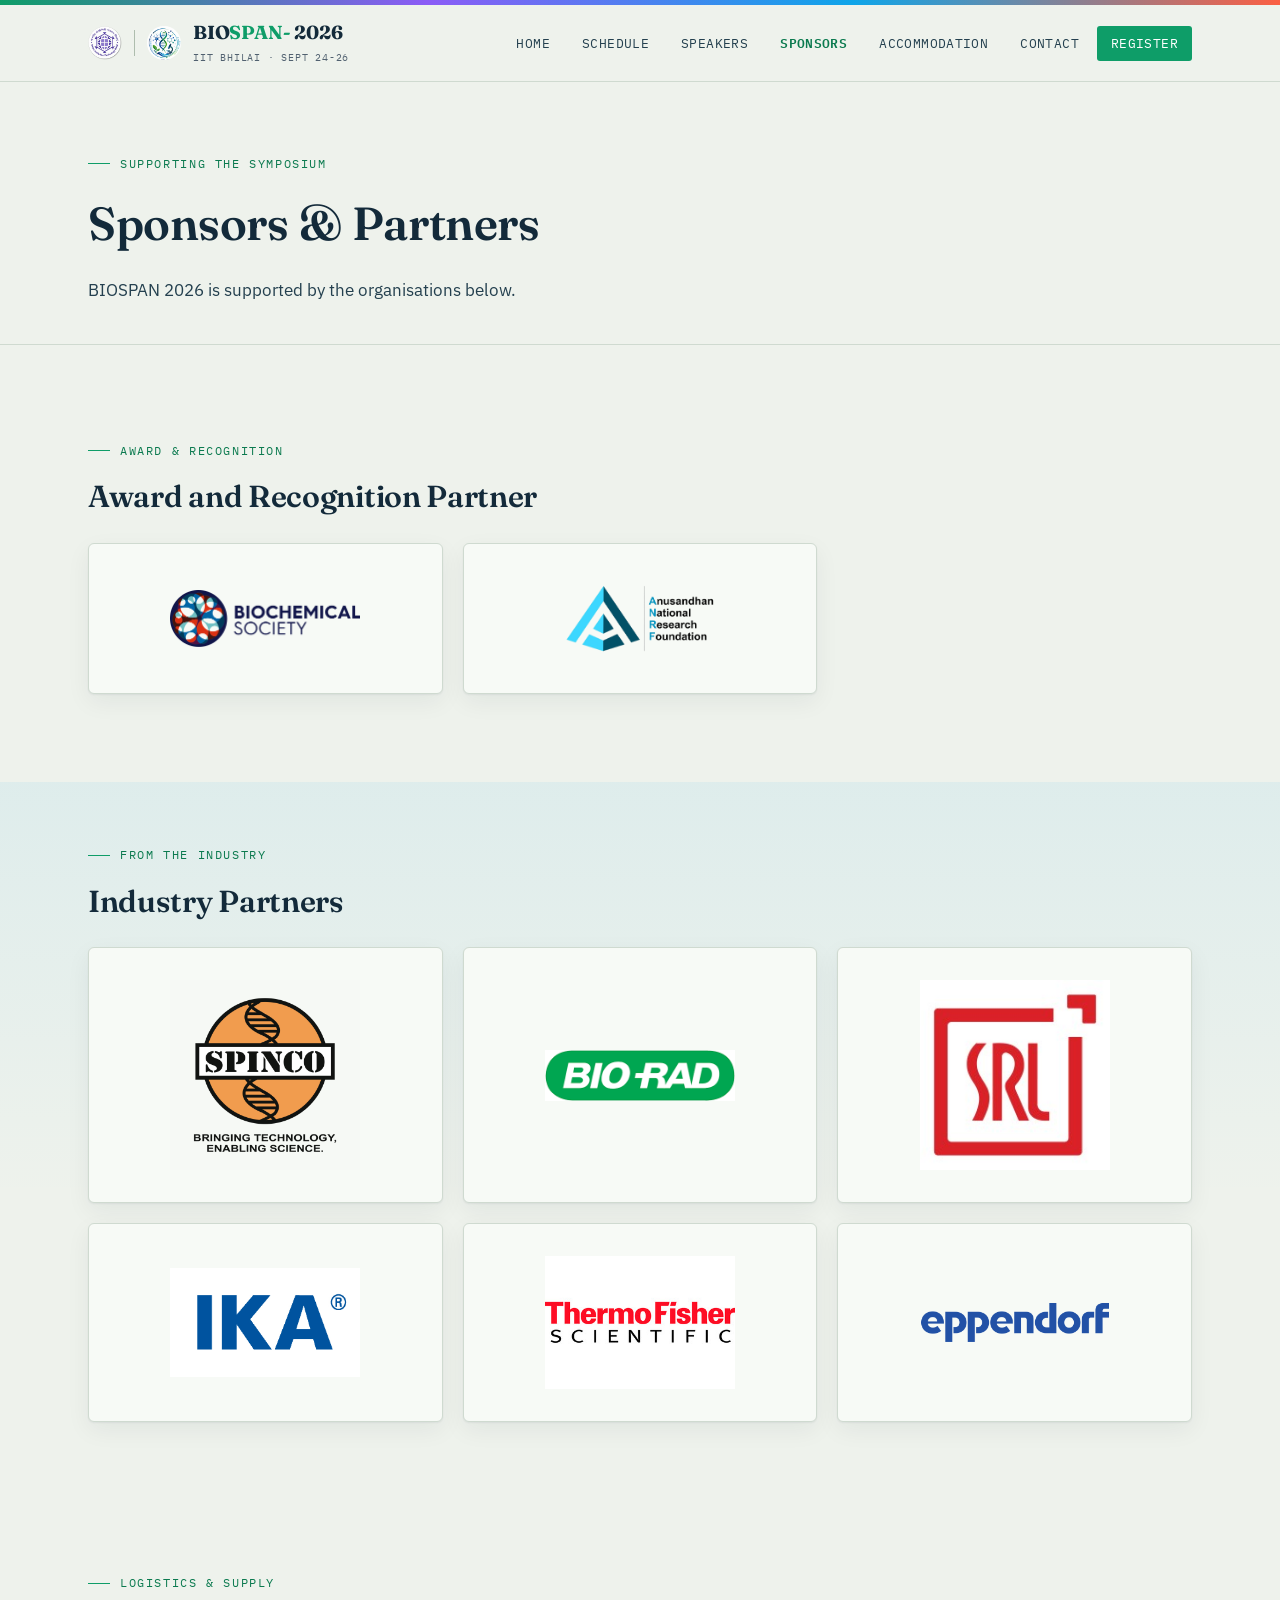
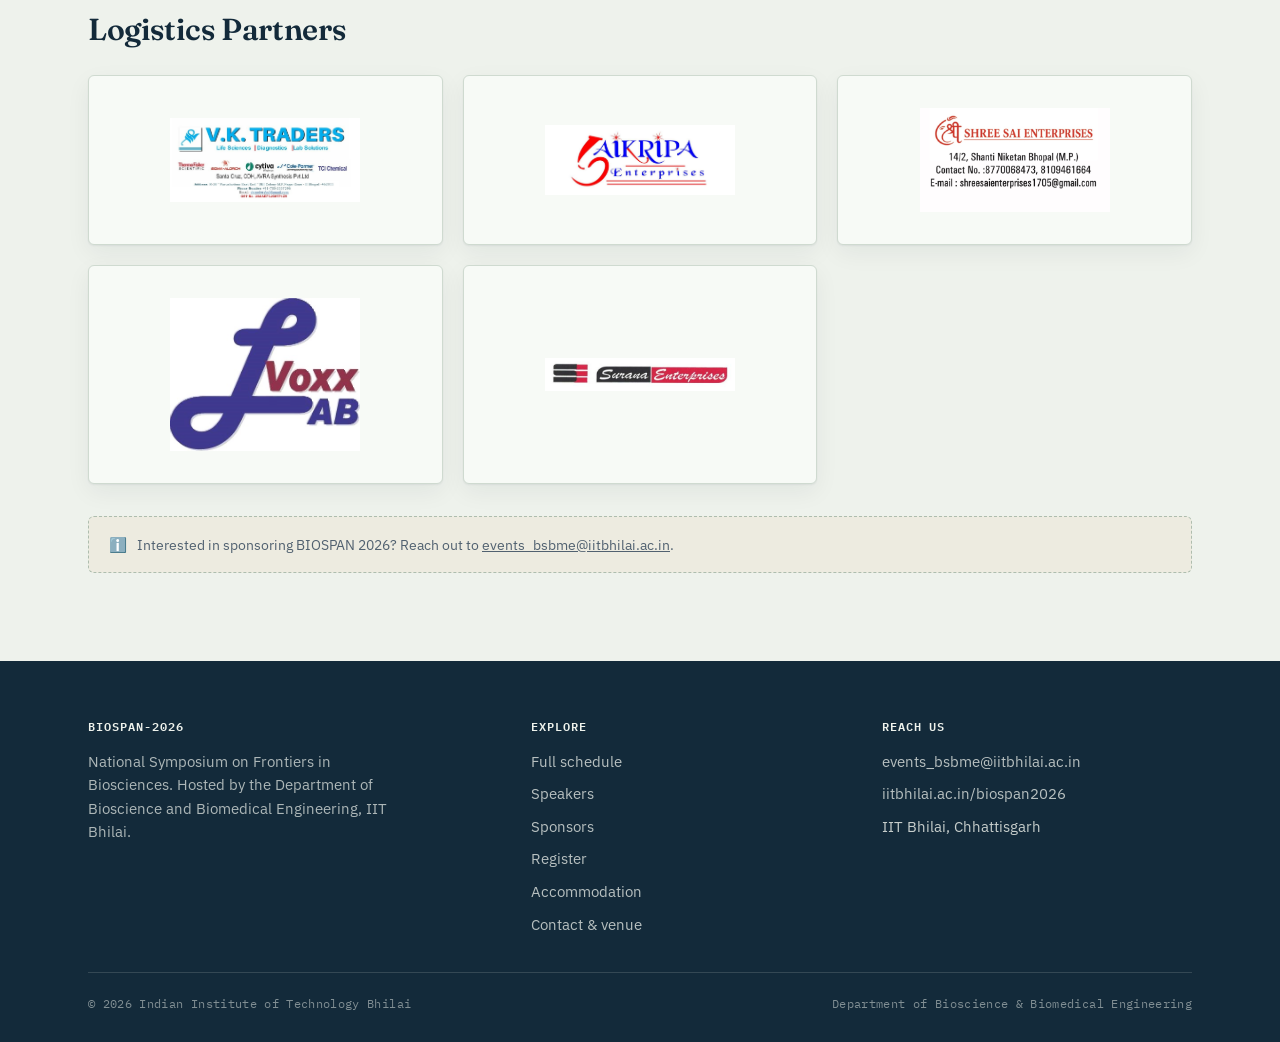
<file: sponsors.html>
<!DOCTYPE html>
<html lang="en">
<head>
<meta charset="UTF-8">
<meta name="viewport" content="width=device-width, initial-scale=1.0">
<title>Sponsors - BIOSPAN 2026</title>
<meta name="description" content="Sponsors and supporting organisations for BIOSPAN 2026, National Symposium on Frontiers in Biosciences, IIT Bhilai.">
<link rel="preconnect" href="https://fonts.googleapis.com">
<link rel="preconnect" href="https://fonts.gstatic.com" crossorigin>
<link href="https://fonts.googleapis.com/css2?family=Fraunces:opsz,wght@9..144,300..900&family=IBM+Plex+Sans:wght@400;500;600;700&family=IBM+Plex+Mono:wght@400;500&family=Anton&display=swap" rel="stylesheet">
<link rel="stylesheet" href="style.css">
<style>
  .sponsor-grid { display: grid; grid-template-columns: repeat(3, 1fr); gap: 20px; }
  .sponsor-card { display: flex; flex-direction: column; align-items: center; justify-content: center; text-align: center; padding: 32px 20px; }
  .sponsor-logo-img { max-width: 190px; width: 100%; height: auto; margin: auto; display: block; }

  .sponsor-slot {
    border: 1.5px dashed var(--line-strong);
    border-radius: 6px;
    display: flex; flex-direction: column; align-items: center; justify-content: center;
    gap: 8px; padding: 32px 20px; color: var(--slate);
  }
  .sponsor-slot span { font-family: var(--font-mono); font-size: 0.78rem; text-transform: uppercase; letter-spacing: 0.06em; }
  @media (max-width: 880px) { .sponsor-grid { grid-template-columns: 1fr; } }
</style>
</head>
<body>

<div class="spectrum-bar" aria-hidden="true"></div>

<header class="site-header">
  <nav class="nav">
    <div class="brand-group">
      <div class="inst-logo" title="Indian Institute of Technology Bhilai">
        <img src="images/logo-iit-bhilai.png" alt="IIT Bhilai logo" width="34" height="34">
      </div>
      <span class="brand-divider"></span>
      <a href="index.html" class="brand">
        <img src="images/biospan-logo-icon.png" alt="BIOSPAN 2026 logo" class="brand-mark">
        <span>
          <span class="brand-word">BIO<span>SPAN-</span> 2026</span>
          <span class="brand-sub">IIT Bhilai · Sept 24-26</span>
        </span>
      </a>
    </div>
    <button class="nav-toggle" aria-label="Toggle navigation" aria-expanded="false">
      <span></span><span></span><span></span>
    </button>
    <ul class="nav-links">
      <li><a href="index.html">Home</a></li>
      <li><a href="schedule.html">Schedule</a></li>
      <li><a href="speakers.html">Speakers</a></li>
      <li><a href="sponsors.html" class="active">Sponsors</a></li>
      <li><a href="accommodation.html">Accommodation</a></li>
      <li><a href="contact.html">Contact</a></li>
      <li><a href="register.html" class="cta">Register</a></li>
    </ul>
  </nav>
</header>

<section class="page-banner">
  <div class="wrap">
    <span class="eyebrow">Supporting the symposium</span>
    <h1>Sponsors &amp; Partners</h1>
    <p class="lede">BIOSPAN 2026 is supported by the organisations below.</p>
  </div>
</section>

<!-- MAIN SPONSORS & AWARD PARTNER -->
<section class="section">
  <div class="wrap">
    <div class="section-head" style="margin-bottom: 22px;">
      <span class="eyebrow">Award &amp; Recognition</span>
      <h2 style="font-size: clamp(1.4rem, 2.6vw, 1.9rem);">Award and Recognition Partner</h2>
    </div>
    <div class="sponsor-grid">
      <div class="card sponsor-card">
        <img src="images/logo-biochemsociety.png" alt="Biochemical Society" class="sponsor-logo-img">
      </div>
      <div class="card sponsor-card">
        <img src="images/logo-anrf.png" alt="Anusandhan National Research Foundation" class="sponsor-logo-img">
      </div>
    </div>
  </div>
</section>

<!-- INDUSTRY PARTNERS -->
<section class="section-tight wash-sky">
  <div class="wrap">
    <div class="section-head" style="margin-bottom: 22px;">
      <span class="eyebrow">From the industry</span>
      <h2 style="font-size: clamp(1.4rem, 2.6vw, 1.9rem);">Industry Partners</h2>
    </div>
    <div class="sponsor-grid">
      <div class="card sponsor-card">
        <img src="images/logo-Spinco.png" alt="Spinco Biotech" class="sponsor-logo-img">
      </div>
      <div class="card sponsor-card">
        <img src="images/logo-Biorad.png" alt="Bio-Rad" class="sponsor-logo-img">
      </div>
      <div class="card sponsor-card">
        <img src="images/logo-Srl.png" alt="SRL" class="sponsor-logo-img">
      </div>
      <div class="card sponsor-card">
        <img src="images/logo-Ika.png" alt="IKA" class="sponsor-logo-img">
      </div>
      <div class="card sponsor-card">
        <img src="images/logo-Thermofisher.png" alt="Thermo Fisher Scientific" class="sponsor-logo-img">
      </div>
      <div class="card sponsor-card">
        <img src="images/logo-eppendorf.png" alt="Eppendorf" class="sponsor-logo-img">
      </div>
    </div>
  </div>
</section>

<!-- LOGISTIC PARTNERS -->
<section class="section">
  <div class="wrap">
    <div class="section-head" style="margin-bottom: 22px;">
      <span class="eyebrow">Logistics &amp; Supply</span>
      <h2 style="font-size: clamp(1.4rem, 2.6vw, 1.9rem);">Logistics Partners</h2>
    </div>
    <div class="sponsor-grid">
      <div class="card sponsor-card">
        <img src="images/logo-Vktraders.png" alt="VK Traders" class="sponsor-logo-img">
      </div>
      <div class="card sponsor-card">
        <img src="images/logo-saikripa.png" alt="Saikripa Enterprises" class="sponsor-logo-img">
      </div>
      <div class="card sponsor-card">
        <img src="images/logo-shree.png" alt="Shree Sai Enterprises" class="sponsor-logo-img">
      </div>
      <div class="card sponsor-card">
        <img src="images/logo-voxx.png" alt="Voxx Lab" class="sponsor-logo-img">
      </div>
      <div class="card sponsor-card">
        <img src="images/logo-Surana.png" alt="Surana" class="sponsor-logo-img">
      </div>
    </div>

    <div class="notice" style="margin-top: 32px;">
      <span>ℹ️</span>
      <span>Interested in sponsoring BIOSPAN 2026? Reach out to <a href="mailto:events_bsbme@iitbhilai.ac.in">events_bsbme@iitbhilai.ac.in</a>.</span>
    </div>
  </div>
</section>

<footer class="site-footer">
  <div class="wrap">
    <div class="footer-grid">
      <div>
        <h4>Biospan-2026</h4>
        <p style="color: rgba(238,242,236,0.7); font-size: 0.92rem; max-width: 320px;">National Symposium on Frontiers in Biosciences. Hosted by the Department of Bioscience and Biomedical Engineering, IIT Bhilai.</p>
      </div>
      <div>
        <h4>Explore</h4>
        <ul class="footer-links">
          <li><a href="schedule.html">Full schedule</a></li>
          <li><a href="speakers.html">Speakers</a></li>
          <li><a href="sponsors.html">Sponsors</a></li>
          <li><a href="register.html">Register</a></li>
          <li><a href="accommodation.html">Accommodation</a></li>
          <li><a href="contact.html">Contact &amp; venue</a></li>
        </ul>
      </div>
      <div>
        <h4>Reach us</h4>
        <ul class="footer-links">
          <li><a href="mailto:events_bsbme@iitbhilai.ac.in">events_bsbme@iitbhilai.ac.in</a></li>
          <li><a href="https://www.iitbhilai.ac.in/biospan2026" target="_blank" rel="noopener">iitbhilai.ac.in/biospan2026</a></li>
          <li>IIT Bhilai, Chhattisgarh</li>
        </ul>
      </div>
    </div>
    <div class="footer-bottom">
      <span>© 2026 Indian Institute of Technology Bhilai</span>
      <span>Department of Bioscience &amp; Biomedical Engineering</span>
    </div>
  </div>
</footer>

<script src="script.js"></script>
</body>
</html>
</file>
<file: style.css>
/* ============================================================
   BIOSPAN 2026 - shared styles
   Design direction: field-journal / lab-specimen aesthetic.
   Deep teal-navy ink on cool paper, helix motif as structural
   spine, Fraunces (display) + IBM Plex Sans (body) + IBM Plex
   Mono (data/labels).
   ============================================================ */

:root {
  --paper: #eef2ec;
  --paper-raised: #f7faf6;
  --ink: #132a3a;
  --ink-soft: #24404f;
  --helix: #0e9d68;
  --helix-dark: #0b7a4f;
  --amber: #f2960f;
  --amber-dark: #c77607;
  --violet: #8b5cf6;
  --violet-dark: #6d28d9;
  --sky: #0ea5e9;
  --sky-dark: #0284c7;
  --coral: #fb5f43;
  --coral-dark: #d8431f;
  --slate: #516170;
  --line: #cfdad0;
  --line-strong: #aebdae;
  --shadow: 0 1px 2px rgba(19, 42, 58, 0.06), 0 8px 24px rgba(19, 42, 58, 0.06);

  --font-display: "Fraunces", "Iowan Old Style", serif;
  --font-body: "IBM Plex Sans", -apple-system, "Segoe UI", sans-serif;
  --font-mono: "IBM Plex Mono", "SF Mono", monospace;

  --container: 1160px;
}

@media (prefers-color-scheme: dark) {
  :root { color-scheme: light; }
}

* { box-sizing: border-box; }
html { scroll-behavior: smooth; }

body {
  margin: 0;
  background: var(--paper);
  color: var(--ink);
  font-family: var(--font-body);
  font-size: 16px;
  line-height: 1.6;
  -webkit-font-smoothing: antialiased;
}

@media (prefers-reduced-motion: reduce) {
  html { scroll-behavior: auto; }
  *, *::before, *::after { animation-duration: 0.01ms !important; animation-iteration-count: 1 !important; transition-duration: 0.01ms !important; }
}

a { color: inherit; }

.wrap {
  max-width: var(--container);
  margin: 0 auto;
  padding: 0 28px;
}

img { max-width: 100%; display: block; }

h1, h2, h3, h4 {
  font-family: var(--font-display);
  font-weight: 600;
  margin: 0;
  color: var(--ink);
  letter-spacing: -0.01em;
}

.eyebrow {
  font-family: var(--font-mono);
  font-size: 0.72rem;
  letter-spacing: 0.14em;
  text-transform: uppercase;
  color: var(--helix-dark);
  display: inline-flex;
  align-items: center;
  gap: 10px;
}
.eyebrow::before {
  content: "";
  width: 22px;
  height: 1px;
  background: var(--helix);
  display: inline-block;
}

p { margin: 0 0 1em; color: var(--ink-soft); }
p:last-child { margin-bottom: 0; }

::selection { background: var(--amber); color: #fff; }

:focus-visible {
  outline: 2.5px solid var(--amber-dark);
  outline-offset: 3px;
  border-radius: 3px;
}

/* ---------- buttons ---------- */
.btn {
  display: inline-flex;
  align-items: center;
  gap: 8px;
  font-family: var(--font-mono);
  font-size: 0.82rem;
  letter-spacing: 0.04em;
  text-transform: uppercase;
  text-decoration: none;
  padding: 13px 22px;
  border-radius: 3px;
  border: 1.5px solid transparent;
  cursor: pointer;
  transition: transform 0.15s ease, background 0.2s ease, color 0.2s ease, border-color 0.2s ease;
  background: none;
}
.btn-primary { background: var(--helix); color: #fff; border-color: var(--helix); }
.btn-primary:hover { background: var(--helix-dark); border-color: var(--helix-dark); transform: translateY(-1px); }
.btn-ghost { border-color: var(--ink); color: var(--ink); }
.btn-ghost:hover { background: var(--ink); color: var(--paper); transform: translateY(-1px); }
.btn-amber { background: var(--amber); color: #fff; border-color: var(--amber); }
.btn-amber:hover { background: var(--amber-dark); border-color: var(--amber-dark); transform: translateY(-1px); }
.btn[disabled] { opacity: 0.5; cursor: not-allowed; transform: none !important; }

/* ---------- nav ---------- */
.spectrum-bar {
  height: 5px;
  width: 100%;
  background: linear-gradient(90deg, #0e9d68, #8b5cf6, #0ea5e9, #fb5f43);
}
.site-header {
  position: sticky;
  top: 0;
  z-index: 50;
  background: rgba(238, 242, 236, 0.92);
  backdrop-filter: blur(8px);
  border-bottom: 1px solid var(--line);
}
.nav {
  display: flex;
  align-items: center;
  justify-content: space-between;
  padding: 16px 28px;
  max-width: var(--container);
  margin: 0 auto;
}
.brand {
  display: flex;
  align-items: center;
  gap: 12px;
  text-decoration: none;
  color: var(--ink);
}
.brand-group { display: flex; align-items: center; gap: 12px; min-width: 0; }
.inst-logo { display: flex; align-items: center; flex-shrink: 0; }
.inst-logo img { width: 34px; height: 34px; object-fit: contain; display: block; }
.brand-divider { width: 1px; height: 26px; background: var(--line-strong); display: inline-block; flex-shrink: 0; }
@media (max-width: 560px) {
  .inst-logo img { width: 26px; height: 26px; }
  .brand-divider { height: 20px; }
}
.brand-mark { width: 34px; height: 34px; flex-shrink: 0; border-radius: 50%; object-fit: cover; }
.brand-word {
  font-family: var(--font-display);
  font-weight: 700;
  font-size: 1.18rem;
  letter-spacing: -0.01em;
  line-height: 1;
}
.brand-word span { color: var(--helix); }
.brand-sub {
  display: block;
  font-family: var(--font-mono);
  font-size: 0.62rem;
  letter-spacing: 0.08em;
  color: var(--slate);
  text-transform: uppercase;
  margin-top: 3px;
}

.nav-links { display: flex; gap: 4px; align-items: center; list-style: none; margin: 0; padding: 0; }
.nav-links a {
  text-decoration: none;
  font-family: var(--font-mono);
  font-size: 0.8rem;
  letter-spacing: 0.03em;
  text-transform: uppercase;
  color: var(--ink-soft);
  padding: 9px 14px;
  border-radius: 3px;
  transition: background 0.15s ease, color 0.15s ease;
}
.nav-links a:hover { background: rgba(30, 122, 95, 0.1); color: var(--helix-dark); }
.nav-links a.active { color: var(--helix-dark); font-weight: 600; }
.nav-links a.cta { background: var(--helix); color: #fff; }
.nav-links a.cta:hover { background: var(--helix-dark); color: #fff; }

.nav-toggle {
  display: none;
  background: none;
  border: 1.5px solid var(--ink);
  border-radius: 4px;
  width: 40px;
  height: 36px;
  cursor: pointer;
  flex-direction: column;
  align-items: center;
  justify-content: center;
  gap: 4px;
}
.nav-toggle span { display: block; width: 18px; height: 1.5px; background: var(--ink); }

@media (max-width: 820px) {
  .nav-toggle { display: flex; }
  .nav-links {
    position: absolute;
    top: 100%; left: 0; right: 0;
    flex-direction: column;
    align-items: stretch;
    background: var(--paper-raised);
    border-bottom: 1px solid var(--line);
    padding: 8px 20px 18px;
    display: none;
    gap: 2px;
  }
  .nav-links.open { display: flex; }
  .nav-links a { padding: 12px 6px; }
}

/* ---------- section rhythm ---------- */
.section { padding: 88px 0; }
.section-tight { padding: 56px 0; }
.section-alt { background: var(--paper-raised); border-top: 1px solid var(--line); border-bottom: 1px solid var(--line); }
.section-ink { background: var(--ink); color: var(--paper); }
.section-ink p { color: rgba(238, 242, 236, 0.75); }
.section-ink h2, .section-ink h3 { color: var(--paper); }

.wash-green { background: linear-gradient(180deg, rgba(14,157,104,0.07), transparent 60%); }
.wash-violet { background: linear-gradient(180deg, rgba(139,92,246,0.07), transparent 60%); }
.wash-coral { background: linear-gradient(180deg, rgba(251,95,67,0.07), transparent 60%); }
.wash-sky { background: linear-gradient(180deg, rgba(14,165,233,0.07), transparent 60%); }

.section-head { max-width: 640px; margin-bottom: 44px; }
.section-head h2 { font-size: clamp(1.7rem, 3vw, 2.3rem); margin-top: 12px; }

hr.divider { border: none; border-top: 1px solid var(--line); margin: 0; }

/* ---------- helix divider (structural spine motif) ---------- */
.helix-rule { display: flex; align-items: center; justify-content: center; padding: 6px 0; }
.helix-rule svg { width: 100%; max-width: 340px; height: 20px; opacity: 0.55; }

/* ---------- footer ---------- */
.site-footer {
  background: var(--ink);
  color: rgba(238, 242, 236, 0.82);
  padding: 56px 0 28px;
}
.footer-grid {
  display: grid;
  grid-template-columns: 1.3fr 1fr 1fr;
  gap: 40px;
  padding-bottom: 36px;
  border-bottom: 1px solid rgba(238, 242, 236, 0.15);
}
.footer-grid h4 {
  color: var(--paper);
  font-family: var(--font-mono);
  font-size: 0.75rem;
  text-transform: uppercase;
  letter-spacing: 0.08em;
  margin-bottom: 14px;
}
.footer-grid a { text-decoration: none; color: rgba(238, 242, 236, 0.75); }
.footer-grid a:hover { color: var(--paper); }
.footer-links { list-style: none; padding: 0; margin: 0; display: flex; flex-direction: column; gap: 9px; font-size: 0.92rem; }
.footer-bottom {
  display: flex;
  justify-content: space-between;
  flex-wrap: wrap;
  gap: 10px;
  padding-top: 22px;
  font-family: var(--font-mono);
  font-size: 0.72rem;
  color: rgba(238, 242, 236, 0.5);
  letter-spacing: 0.03em;
}
@media (max-width: 720px) {
  .footer-grid { grid-template-columns: 1fr; gap: 28px; }
}

/* ---------- cards ---------- */
.card {
  background: var(--paper-raised);
  border: 1px solid var(--line);
  border-radius: 6px;
  padding: 26px;
  box-shadow: var(--shadow);
}

.tag {
  font-family: var(--font-mono);
  font-size: 0.68rem;
  text-transform: uppercase;
  letter-spacing: 0.08em;
  color: var(--slate);
  background: rgba(30, 122, 95, 0.08);
  border: 1px solid rgba(30, 122, 95, 0.25);
  padding: 4px 9px;
  border-radius: 20px;
  display: inline-block;
}

/* ---------- page banner (interior pages) ---------- */
.page-banner { padding: 64px 0 40px; border-bottom: 1px solid var(--line); }
.page-banner .eyebrow { margin-bottom: 14px; }
.page-banner h1 { font-size: clamp(2rem, 4vw, 2.9rem); }
.page-banner .lede { max-width: 640px; margin-top: 16px; font-size: 1.05rem; }

/* ---------- coming soon notice ---------- */
.notice {
  border: 1px dashed var(--line-strong);
  border-radius: 6px;
  padding: 16px 20px;
  font-size: 0.9rem;
  color: var(--slate);
  background: rgba(221, 139, 40, 0.06);
  display: flex;
  gap: 10px;
}
.notice strong { color: var(--ink); }
</file>
